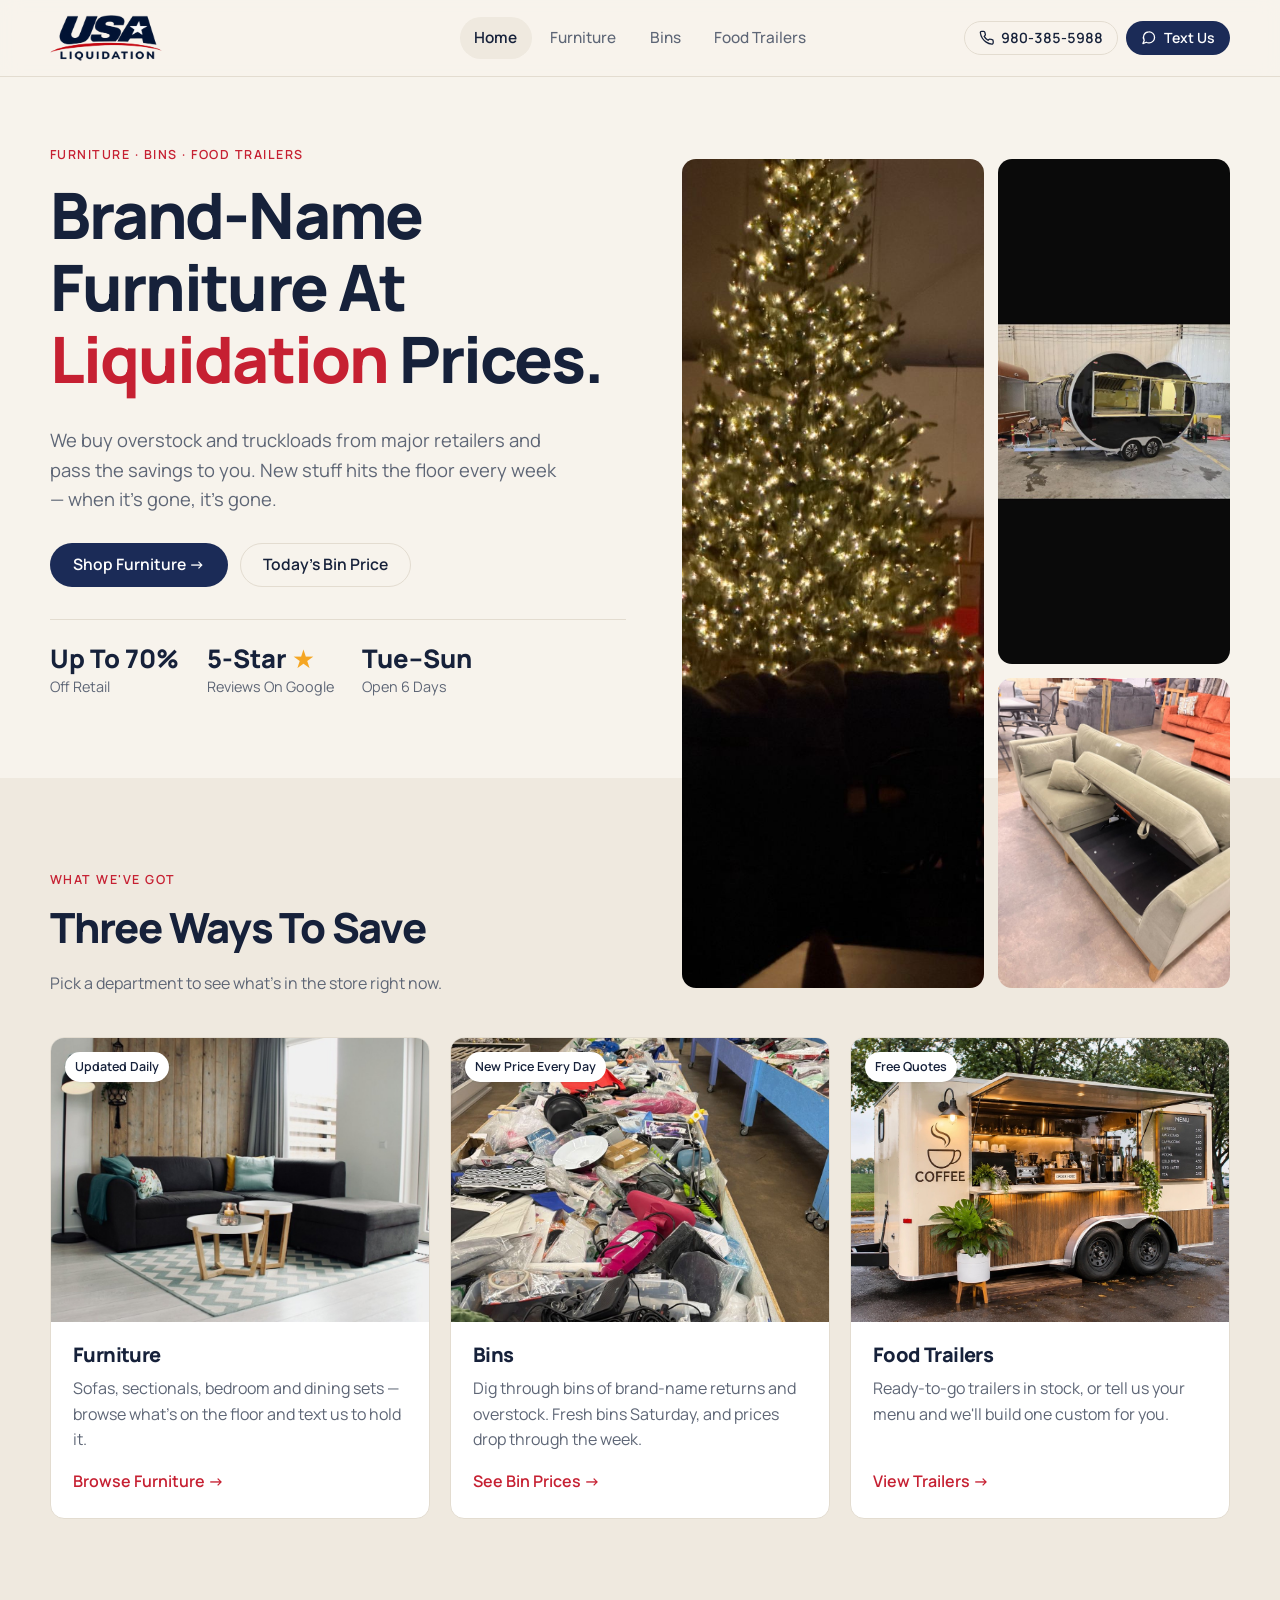
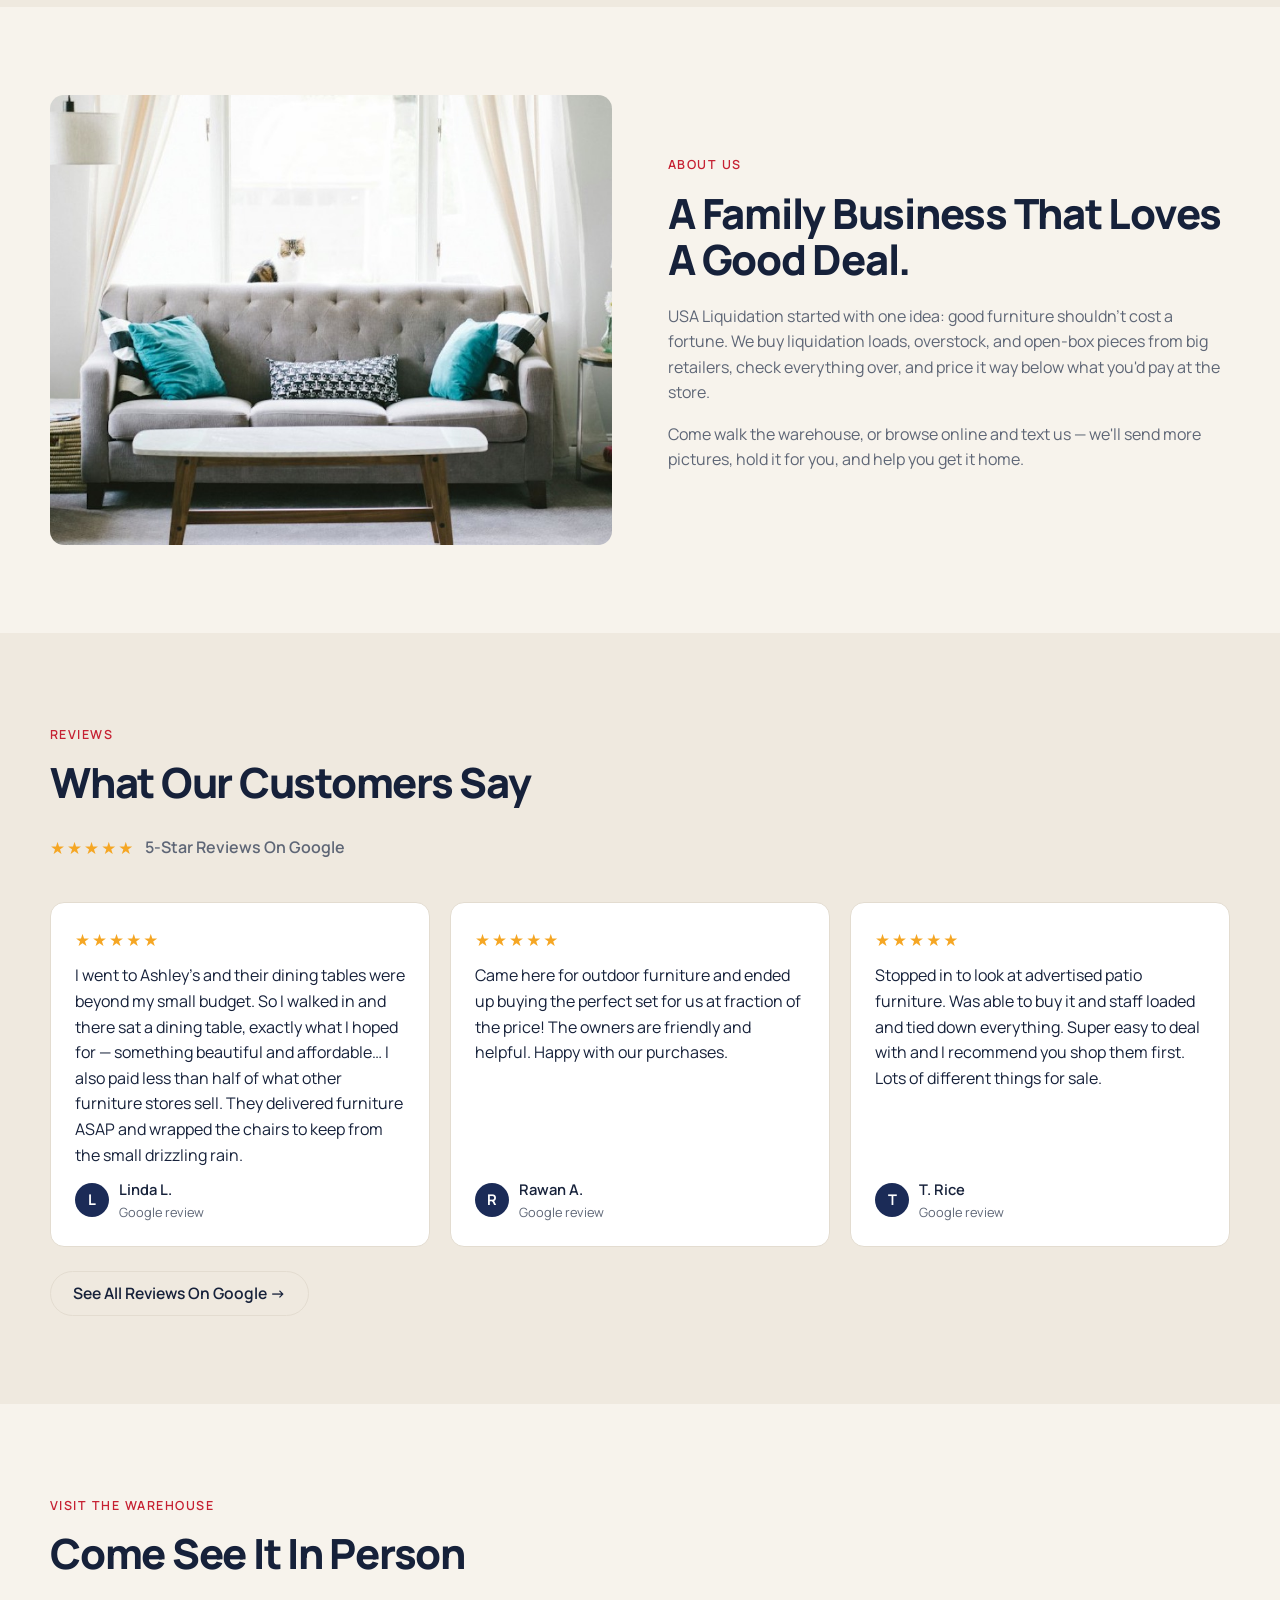
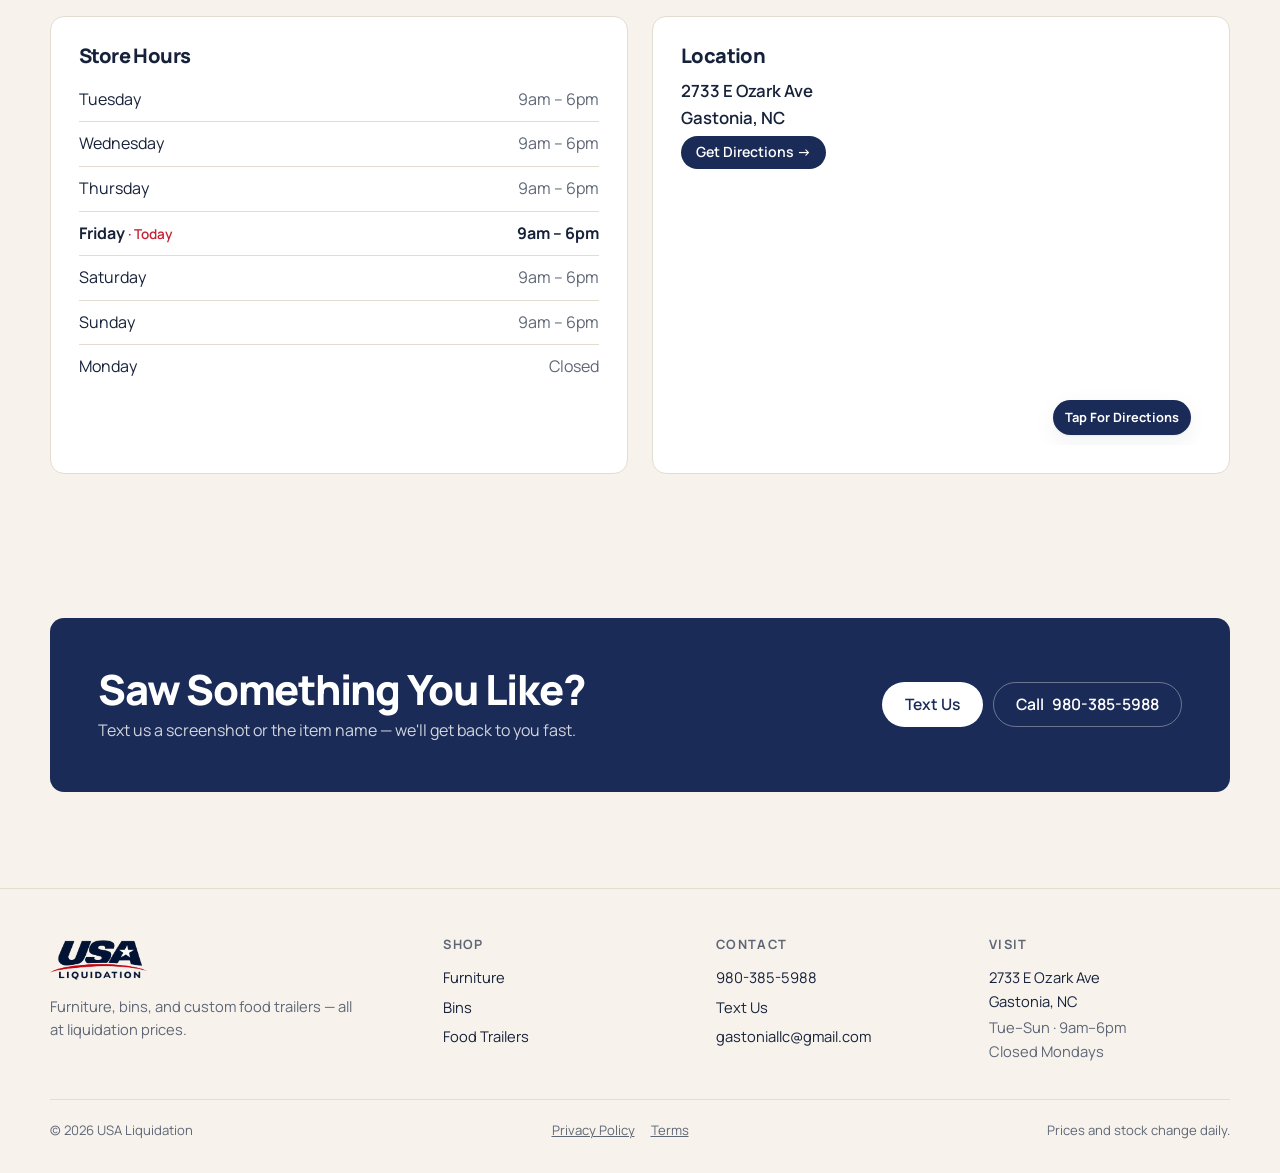
<file: index.html>
<!doctype html>
<html lang="en" data-style="showroom">
<head>
<meta charset="utf-8" />
<meta name="viewport" content="width=device-width, initial-scale=1" />
<title>USA Liquidation — Furniture, Bins & Food Trailers in Gastonia, NC</title>
<meta name="description" content="USA Liquidation in Gastonia, NC: brand-name furniture at liquidation prices, daily bin deals, and custom food trailers." />
<link rel="icon" href="images/logo-color.png" />
<link rel="preconnect" href="https://fonts.googleapis.com" />
<link rel="preconnect" href="https://fonts.gstatic.com" crossorigin />
<link href="https://fonts.googleapis.com/css2?family=Manrope:wght@400;500;600;700;800&display=swap" rel="stylesheet" />
<link rel="stylesheet" href="css/style.css?v=1130" />
</head>
<body data-page="home">
<div id="site-header"></div>

<main>
  <!-- HERO -->
  <section class="hero">
    <div class="wrap hero-grid">
      <div>
        <span class="eyebrow">Furniture · Bins · Food Trailers</span>
        <h1>Brand-Name Furniture At <span class="hl">Liquidation</span> Prices.</h1>
        <p class="lead">We buy overstock and truckloads from major retailers and pass the savings to you. New stuff hits the floor every week — when it's gone, it's gone.</p>
        <div class="hero-actions">
          <a class="btn btn-primary" href="furniture.html">Shop Furniture →</a>
          <a class="btn btn-ghost" href="bins.html">Today's Bin Price</a>
        </div>
        <div class="hero-facts">
          <div><strong>Up To 70%</strong>Off Retail</div>
          <div><strong>5-Star <span style="color:#F5A623">★</span></strong>Reviews On Google</div>
          <div><strong>Tue–Sun</strong>Open 6 Days</div>
        </div>
      </div>
      <!-- filled with the 3 newest available pieces from Notion (fallback photos below) -->
      <div class="collage" id="heroCollage">
        <div><img class="hc" src="images/temp/u11.jpg" alt="Living room furniture" /></div>
        <img class="hc" src="images/temp/u8.jpg" alt="Leather sofa" />
        <img class="hc" src="images/temp/u9.jpg" alt="Dining set" />
      </div>
    </div>
  </section>

  <!-- DEPARTMENTS -->
  <section class="section section-alt">
    <div class="wrap">
      <div class="section-head">
        <span class="eyebrow">What We've Got</span>
        <h2>Three Ways To Save</h2>
        <p class="muted">Pick a department to see what's in the store right now.</p>
      </div>
      <div class="depts">
        <a class="dept" href="furniture.html">
          <span class="pill">Updated Daily</span>
          <img src="images/temp/u17.jpg" alt="Furniture" />
          <div class="body"><h3>Furniture</h3><p>Sofas, sectionals, bedroom and dining sets — browse what's on the floor and text us to hold it.</p><span class="go">Browse Furniture →</span></div>
        </a>
        <a class="dept" href="bins.html">
          <span class="pill">New Price Every Day</span>
          <img id="binsDeptImg" src="images/temp/u5.jpg" alt="Liquidation bins" />
          <div class="body"><h3>Bins</h3><p>Dig through bins of brand-name returns and overstock. Fresh bins Saturday, and prices drop through the week.</p><span class="go">See Bin Prices →</span></div>
        </a>
        <a class="dept" href="trailers.html">
          <span class="pill">Free Quotes</span>
          <img src="images/work-2.jpg" alt="Food trailer" />
          <div class="body"><h3>Food Trailers</h3><p>Ready-to-go trailers in stock, or tell us your menu and we'll build one custom for you.</p><span class="go">View Trailers →</span></div>
        </a>
      </div>
    </div>
  </section>

  <!-- ABOUT -->
  <section class="section" id="about">
    <div class="wrap about">
      <!-- TODO: family photo -->
      <img src="images/temp/u6.jpg" alt="Furniture at USA Liquidation" />
      <div>
        <span class="eyebrow">About Us</span>
        <h2>A Family Business That Loves A Good Deal.</h2>
        <p class="muted">USA Liquidation started with one idea: good furniture shouldn't cost a fortune. We buy liquidation loads, overstock, and open-box pieces from big retailers, check everything over, and price it way below what you'd pay at the store.</p>
        <p class="muted">Come walk the warehouse, or browse online and text us — we'll send more pictures, hold it for you, and help you get it home.</p>
      </div>
    </div>
  </section>

  <!-- REVIEWS -->
  <section class="section section-alt">
    <div class="wrap">
      <div class="section-head">
        <span class="eyebrow">Reviews</span>
        <h2>What Our Customers Say</h2>
        <div class="g-score"><span class="stars">★★★★★</span><span class="muted">5-Star Reviews On Google</span></div>
      </div>
      <div class="reviews" id="reviews"></div>
      <div style="margin-top:24px"><a class="btn btn-ghost" id="gLink" target="_blank" rel="noopener">See All Reviews On Google →</a></div>
    </div>
  </section>

  <!-- VISIT -->
  <section class="section">
    <div class="wrap">
      <div class="section-head">
        <span class="eyebrow">Visit The Warehouse</span>
        <h2>Come See It In Person</h2>
      </div>
      <div class="visit">
        <div class="card">
          <h3>Store Hours</h3>
          <table class="hours" data-hours></table>
        </div>
        <div class="card">
          <h3>Location</h3>
          <p class="addr" data-address></p>
          <a class="btn btn-primary btn-sm" data-maps target="_blank" rel="noopener">Get Directions →</a>
          <a class="map-link" data-maps target="_blank" rel="noopener" aria-label="Get directions to USA Liquidation"><iframe class="map-embed" data-map title="Map to USA Liquidation" loading="lazy" tabindex="-1"></iframe><span class="map-tap">Tap For Directions</span></a>
        </div>
      </div>
    </div>
  </section>

  <section class="section tight">
    <div class="wrap">
      <div class="cta-band">
        <div><h2>Saw Something You Like?</h2><p>Text us a screenshot or the item name — we'll get back to you fast.</p></div>
        <div style="display:flex;gap:10px;flex-wrap:wrap">
          <a class="btn btn-primary" data-sms="Hi USA Liquidation! I'm interested in something I saw on your website.">Text Us</a>
          <a class="btn btn-ghost" data-tel>Call <span data-phone-text></span></a>
        </div>
      </div>
    </div>
  </section>
</main>

<div id="site-footer"></div>
<script src="js/site.js?v=1130"></script>
<script>
  // Hero: newest 3 available furniture pieces (Notion order = newest first). Tap one to open it.
  fetch("data/furniture.json?t=" + Date.now()).then(r => r.json()).then(d => {
    const items = (d.items || []).filter(i => (i.status || "Available") === "Available" && i.photos && i.photos.length);
    items.sort((a, b) => new Date(b.added) - new Date(a.added));
    document.querySelectorAll("#heroCollage .hc").forEach((img, n) => {
      const it = items[n]; if (!it) return;
      img.src = it.photos[0]; img.alt = it.name; img.style.cursor = "pointer";
      img.onclick = () => { location.href = "furniture.html#item=" + it.id; };
    });
  }).catch(() => {});
  // Bins card: today's bins photo from Notion
  fetch("data/bins.json?t=" + Date.now()).then(r => r.json()).then(b => {
    if (b.photo) document.getElementById("binsDeptImg").src = b.photo;
  }).catch(() => {});
  fetch("data/reviews.json").then(r => r.json()).then(d => {
    document.getElementById("gLink").href = d.google_url;
    document.getElementById("reviews").innerHTML = d.reviews.slice(0, 3).map(r => `
      <div class="review"><span class="stars">${"★".repeat(r.stars)}</span><p>${r.text}</p>
      <div class="who"><span class="av">${r.name[0]}</span><span>${r.name}<small>${r.when}</small></span></div></div>`).join("");
  }).catch(() => {});
</script>
</body>
</html>
</file>
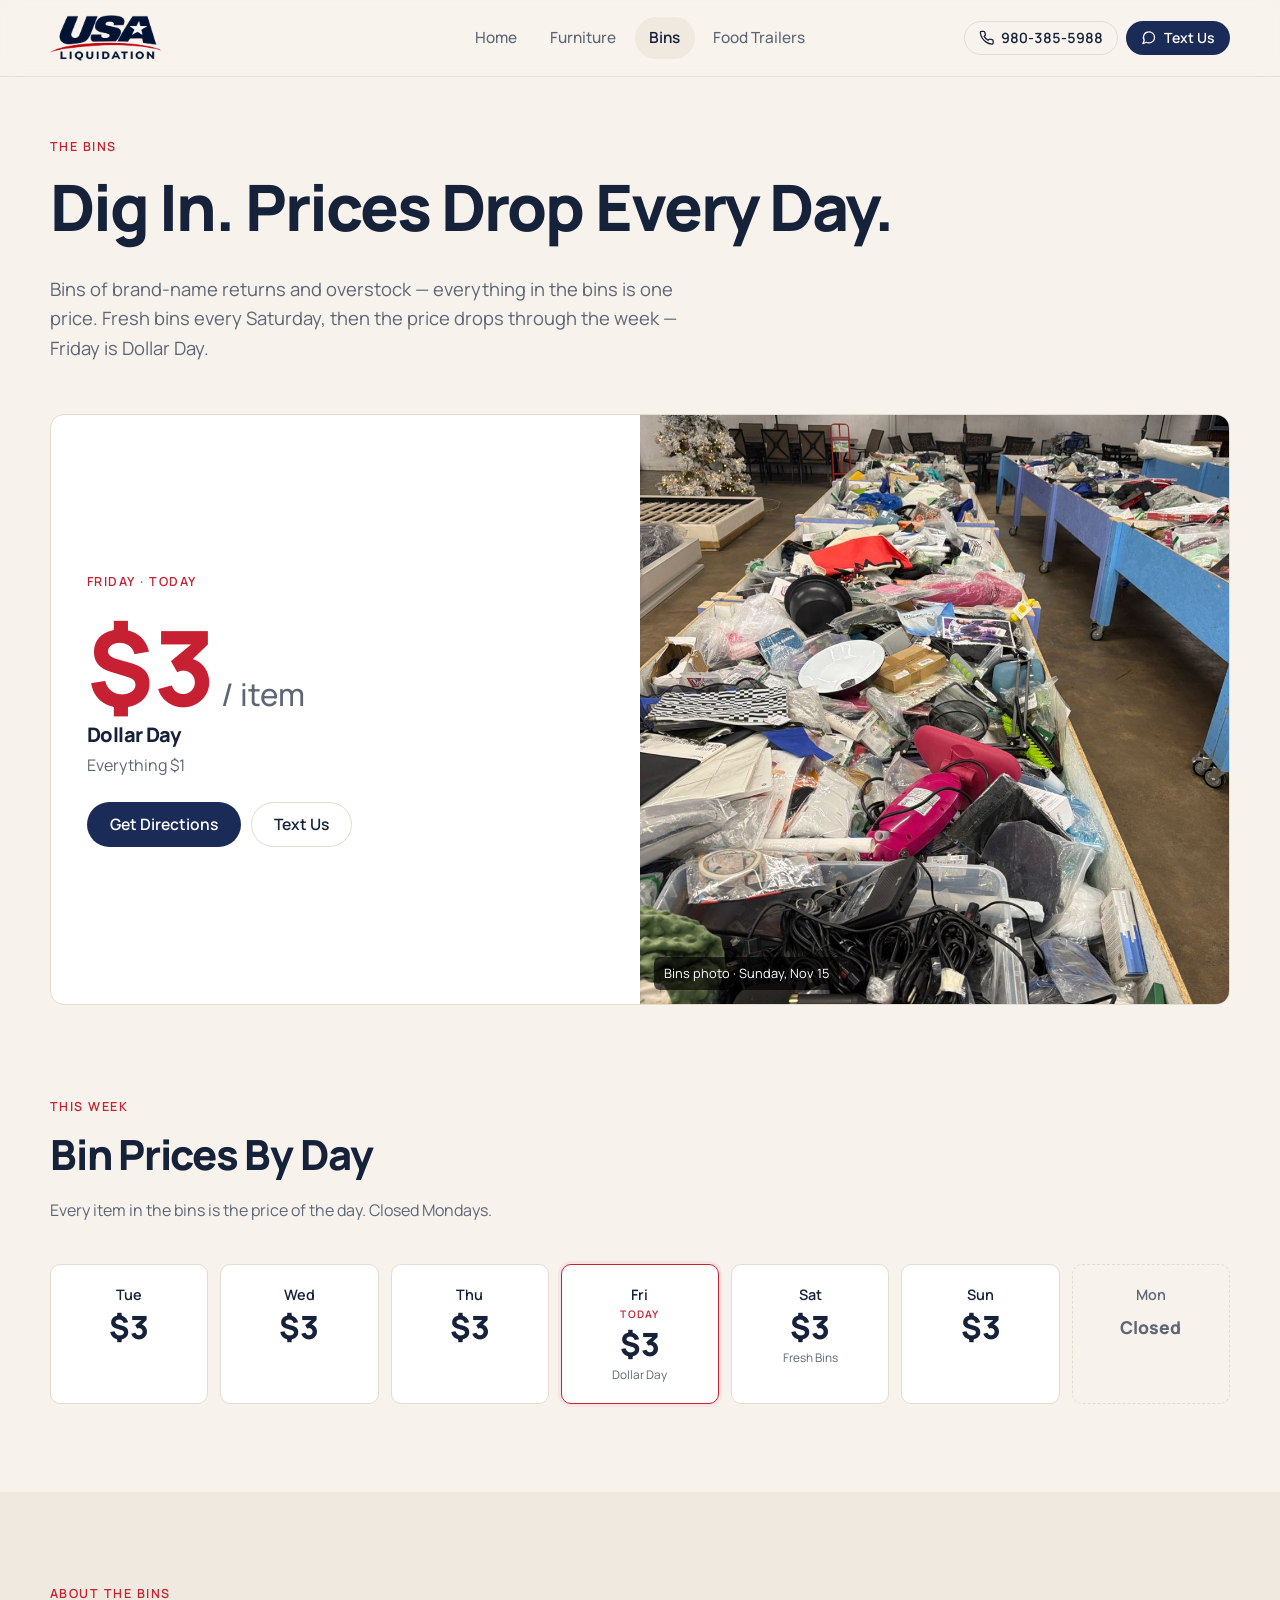
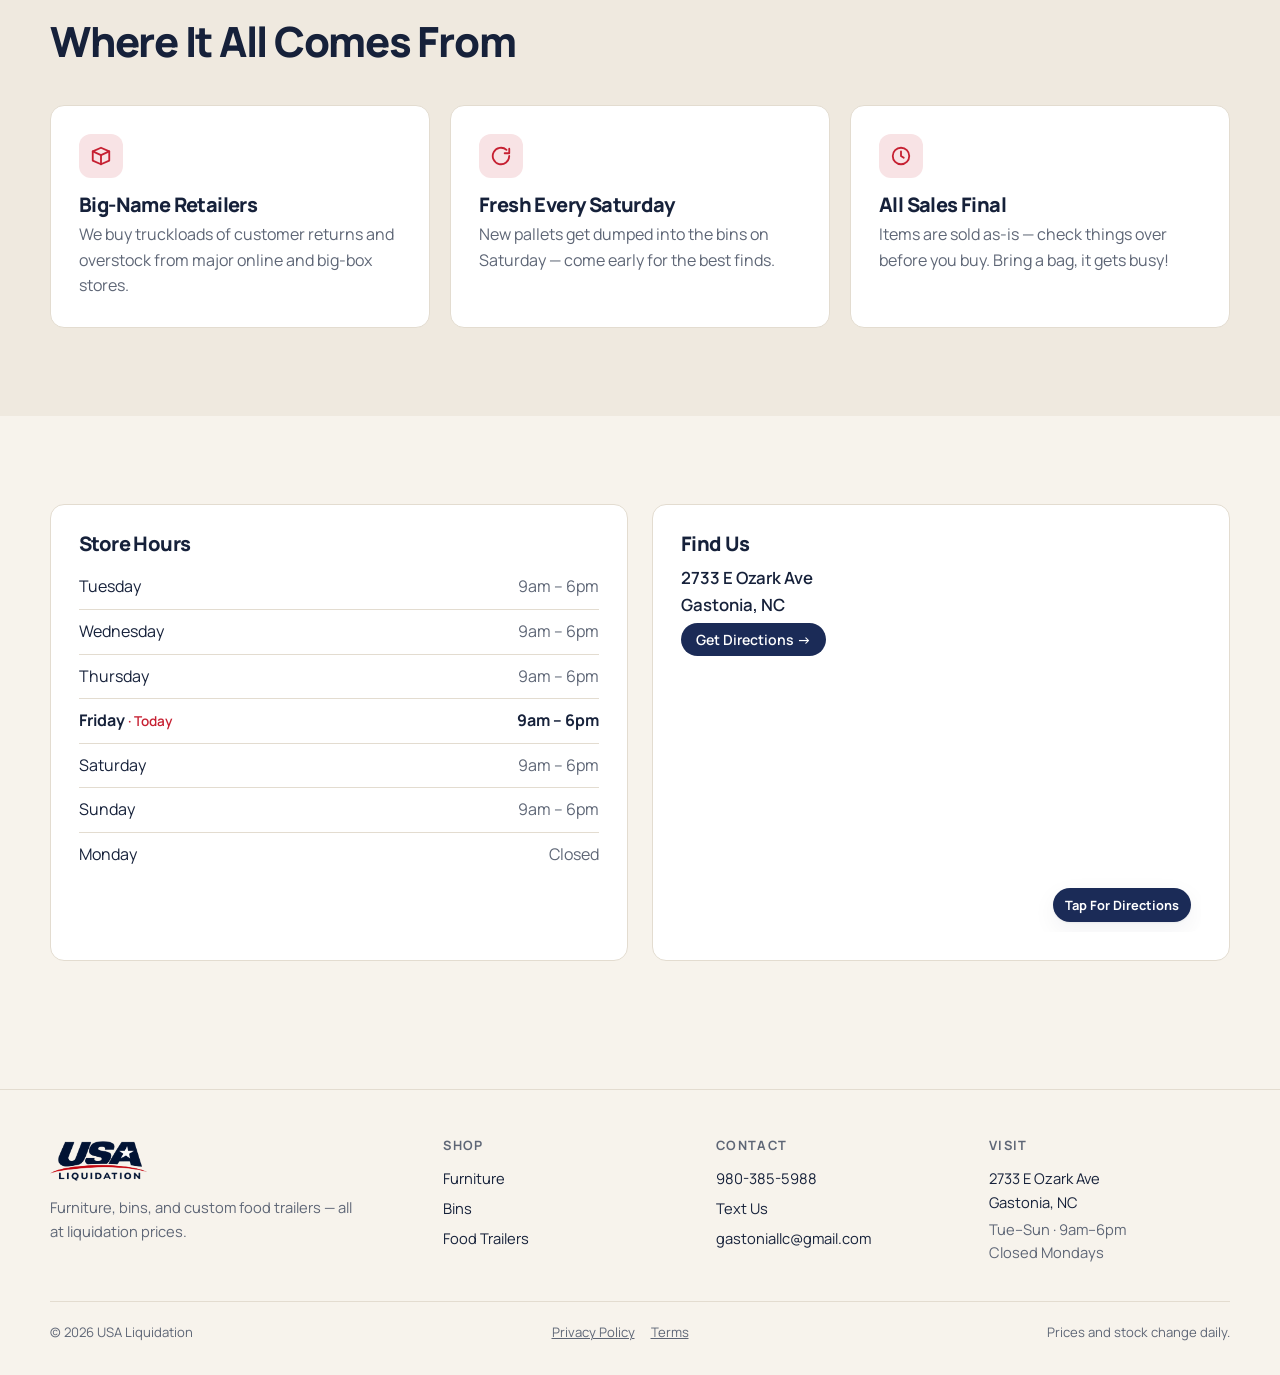
<file: bins.html>
<!doctype html>
<html lang="en" data-style="showroom">
<head>
<meta charset="utf-8" />
<meta name="viewport" content="width=device-width, initial-scale=1" />
<title>Bins — USA Liquidation</title>
<link rel="icon" href="images/logo-color.png" />
<link rel="preconnect" href="https://fonts.googleapis.com" />
<link rel="preconnect" href="https://fonts.gstatic.com" crossorigin />
<link href="https://fonts.googleapis.com/css2?family=Manrope:wght@400;500;600;700;800&display=swap" rel="stylesheet" />
<link rel="stylesheet" href="css/style.css?v=1130" />
</head>
<body data-page="bins">
<div id="site-header"></div>

<main>
  <section class="page-head">
    <div class="wrap">
      <span class="eyebrow">The Bins</span>
      <h1>Dig In. Prices Drop Every Day.</h1>
      <p class="lead">Bins of brand-name returns and overstock — everything in the bins is one price. Fresh bins every Saturday, then the price drops through the week — Friday is Dollar Day.</p>
    </div>
  </section>

  <section class="wrap">
    <div class="today-card">
      <div class="t-left">
        <span class="eyebrow" id="tDay"></span>
        <div class="big-price" id="tPrice"></div>
        <h3 id="tLabel" style="margin:0 0 6px"></h3>
        <p class="muted" id="tNote"></p>
        <div style="display:flex;gap:10px;flex-wrap:wrap;margin-top:8px">
          <a class="btn btn-primary" data-maps target="_blank" rel="noopener">Get Directions</a>
          <a class="btn btn-ghost" data-sms="Hi! Question about the bins:">Text Us</a>
        </div>
      </div>
      <div class="photo">
        <img id="tPhoto" alt="What's in the bins today" />
        <span class="cap" id="tCap"></span>
      </div>
    </div>
  </section>

  <section class="section">
    <div class="wrap">
      <div class="section-head">
        <span class="eyebrow">This week</span>
        <h2>Bin Prices By Day</h2>
        <p class="muted">Every item in the bins is the price of the day. Closed Mondays.</p>
      </div>
      <div class="week" id="week"></div>
    </div>
  </section>

  <section class="section section-alt">
    <div class="wrap">
      <div class="section-head">
        <span class="eyebrow">About the bins</span>
        <h2>Where It All Comes From</h2>
      </div>
      <div class="info-cards">
        <div class="card">
          <div class="icon"><svg viewBox="0 0 24 24" fill="none" stroke="currentColor" stroke-width="2" stroke-linecap="round" stroke-linejoin="round"><path d="M3 7l9-4 9 4-9 4-9-4z"/><path d="M3 7v10l9 4 9-4V7"/><path d="M12 11v10"/></svg></div>
          <h3>Big-Name Retailers</h3>
          <p>We buy truckloads of customer returns and overstock from major online and big-box stores.</p>
        </div>
        <div class="card">
          <div class="icon"><svg viewBox="0 0 24 24" fill="none" stroke="currentColor" stroke-width="2" stroke-linecap="round" stroke-linejoin="round"><path d="M21 12a9 9 0 1 1-3-6.7"/><path d="M21 4v5h-5"/></svg></div>
          <h3>Fresh Every Saturday</h3>
          <p>New pallets get dumped into the bins on Saturday — come early for the best finds.</p>
        </div>
        <div class="card">
          <div class="icon"><svg viewBox="0 0 24 24" fill="none" stroke="currentColor" stroke-width="2" stroke-linecap="round" stroke-linejoin="round"><circle cx="12" cy="12" r="9"/><path d="M12 7v5l3 2"/></svg></div>
          <h3>All Sales Final</h3>
          <p>Items are sold as-is — check things over before you buy. Bring a bag, it gets busy!</p>
        </div>
      </div>
    </div>
  </section>

  <section class="section">
    <div class="wrap visit">
      <div class="card"><h3>Store Hours</h3><table class="hours" data-hours></table></div>
      <div class="card"><h3>Find Us</h3><p class="addr" data-address></p><a class="btn btn-primary btn-sm" data-maps target="_blank" rel="noopener">Get Directions →</a><a class="map-link" data-maps target="_blank" rel="noopener" aria-label="Get directions to USA Liquidation"><iframe class="map-embed" data-map title="Map to USA Liquidation" loading="lazy" tabindex="-1"></iframe><span class="map-tap">Tap For Directions</span></a></div>
    </div>
  </section>
</main>

<div id="site-footer"></div>
<script src="js/site.js?v=1130"></script>
<script>
const WEEK = ["Tuesday", "Wednesday", "Thursday", "Friday", "Saturday", "Sunday", "Monday"];
fetch("data/bins.json", { cache: "no-store" }).then(r => r.json()).then(b => {
  const t = b.prices[TODAY];
  document.getElementById("tDay").textContent = TODAY + " · Today";
  if (t) {
    document.getElementById("tPrice").innerHTML = "$" + t.price + "<small> / item</small>";
    document.getElementById("tLabel").textContent = t.label || "Today's Bin Price";
    document.getElementById("tNote").textContent = t.note || "Everything in the bins, one price.";
  } else {
    document.getElementById("tPrice").textContent = "Closed";
    document.getElementById("tLabel").textContent = "Closed On Mondays";
    document.getElementById("tNote").textContent = "See you tomorrow — bins are $" + b.prices.Tuesday.price + " on Tuesday.";
  }
  document.getElementById("tPhoto").src = b.photo;
  const upd = new Date(b.photo_updated + "T12:00");
  document.getElementById("tCap").textContent = b.photo_caption || ("Bins photo · " + upd.toLocaleDateString(undefined, { weekday: "long", month: "short", day: "numeric" }));
  document.getElementById("week").innerHTML = WEEK.map(d => {
    const p = b.prices[d];
    if (!p) return `<div class="day closed ${d === TODAY ? "today" : ""}"><span class="d">${d.slice(0, 3)}</span><span class="p">Closed</span><span class="l"></span></div>`;
    return `<div class="day ${d === TODAY ? "today" : ""}"><span class="d">${d.slice(0, 3)}</span><span class="p">$${p.price}</span><span class="l">${p.label}</span></div>`;
  }).join("");
});
</script>
</body>
</html>
</file>
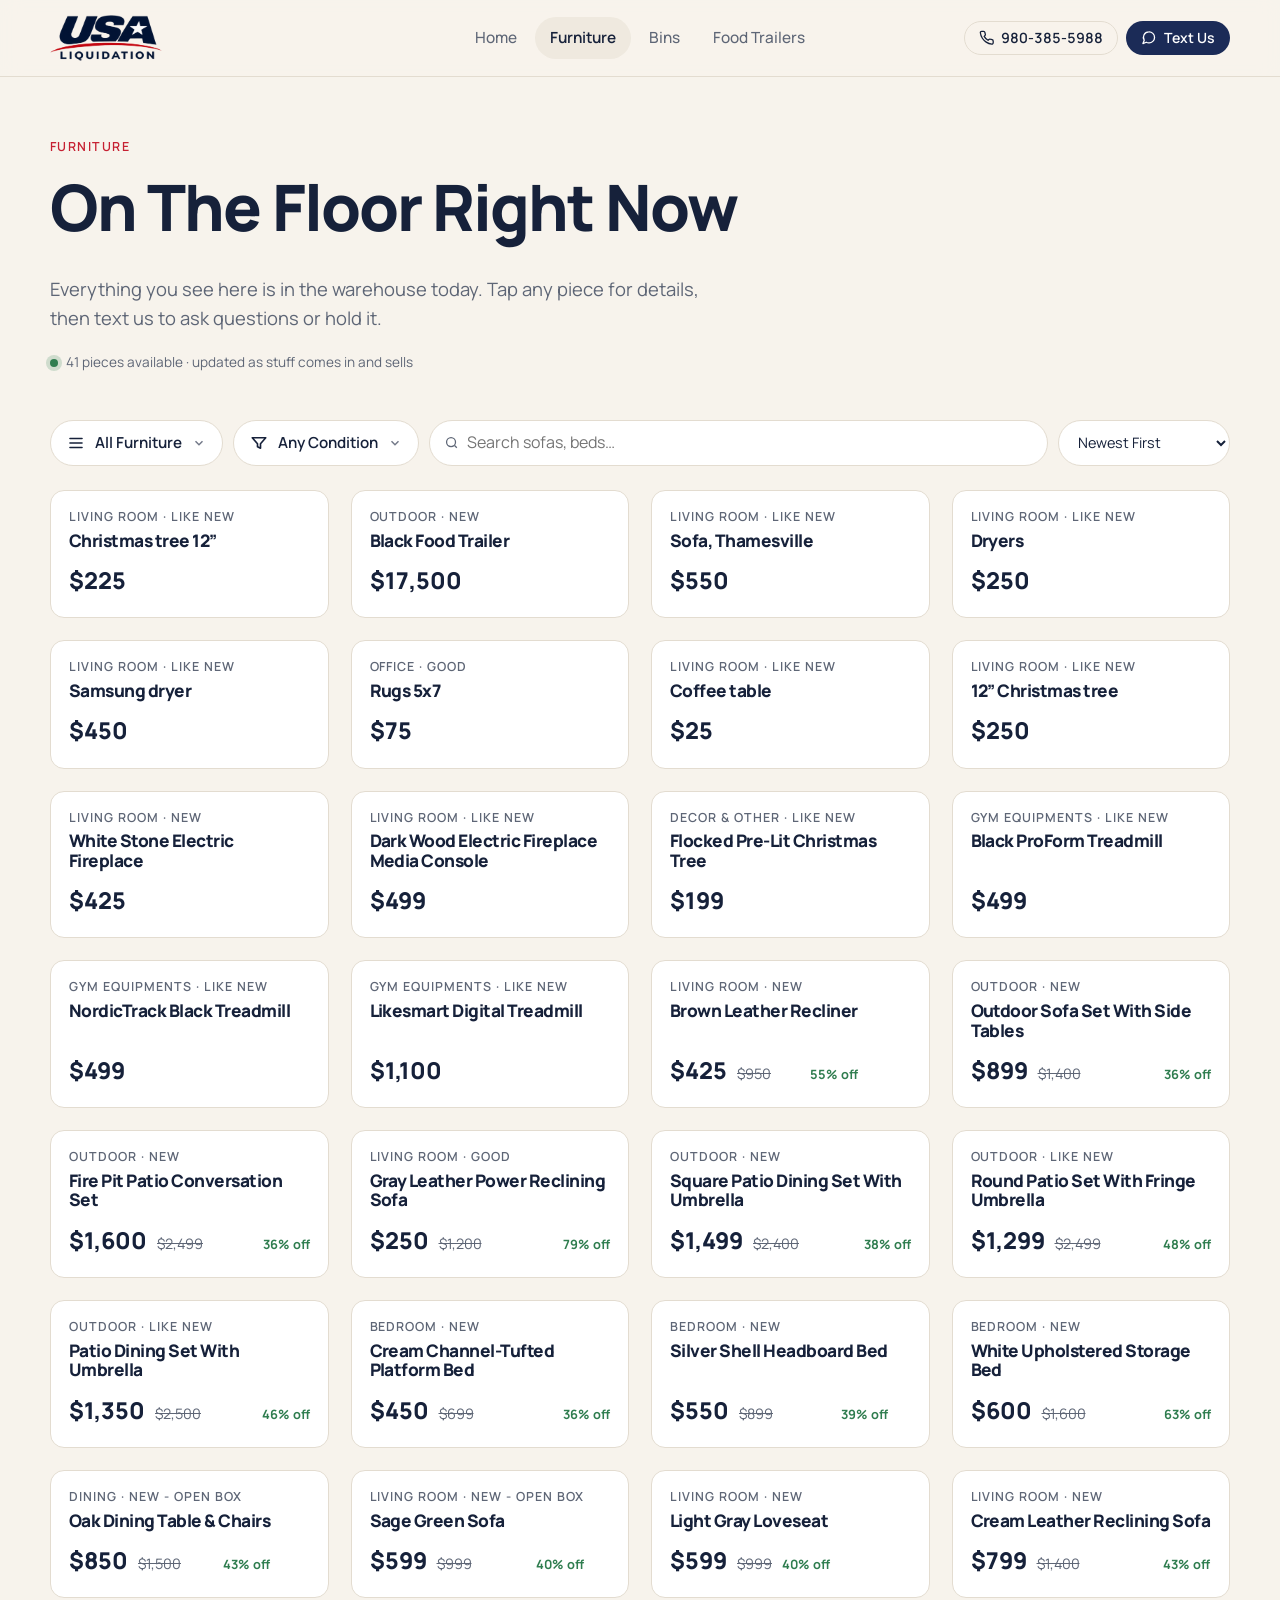
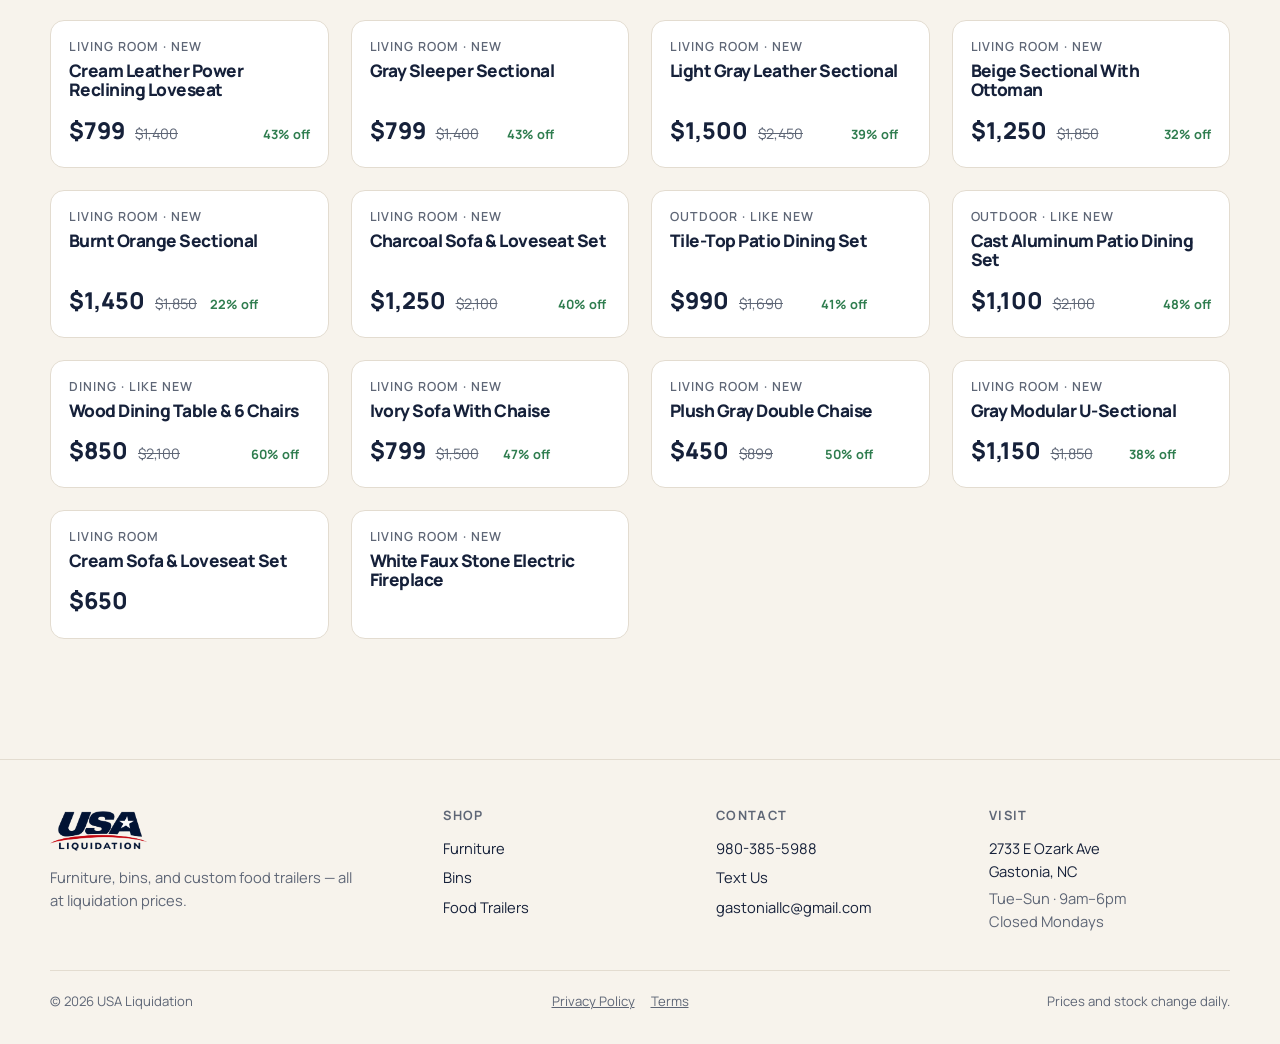
<file: furniture.html>
<!doctype html>
<html lang="en" data-style="showroom">
<head>
<meta charset="utf-8" />
<meta name="viewport" content="width=device-width, initial-scale=1" />
<title>Furniture — USA Liquidation</title>
<link rel="icon" href="images/logo-color.png" />
<link rel="preconnect" href="https://fonts.googleapis.com" />
<link rel="preconnect" href="https://fonts.gstatic.com" crossorigin />
<link href="https://fonts.googleapis.com/css2?family=Manrope:wght@400;500;600;700;800&display=swap" rel="stylesheet" />
<link rel="stylesheet" href="css/style.css?v=1130" />
</head>
<body data-page="furniture">
<div id="site-header"></div>

<main>
  <section class="page-head" id="listHead">
    <div class="wrap">
      <span class="eyebrow">Furniture</span>
      <h1>On The Floor Right Now</h1>
      <p class="lead">Everything you see here is in the warehouse today. Tap any piece for details, then text us to ask questions or hold it.</p>
      <p class="live-note"><span class="dot"></span><span id="liveNote">Loading inventory…</span></p>
    </div>
  </section>

  <section class="wrap" style="padding-bottom:80px" id="listView">
    <div class="toolbar2">
      <div class="dd" id="dd">
        <button class="dd-btn" id="ddBtn" aria-haspopup="true" aria-expanded="false">
          <svg viewBox="0 0 24 24" fill="none" stroke="currentColor" stroke-width="2.2" stroke-linecap="round"><path d="M4 6h16M4 12h16M4 18h16"/></svg>
          <span id="ddLabel">All Furniture</span>
          <svg class="caret" viewBox="0 0 24 24" fill="none" stroke="currentColor" stroke-width="2.5"><path d="M6 9l6 6 6-6"/></svg>
        </button>
        <div class="dd-menu" id="cats" role="menu"></div>
      </div>
      <div class="dd" id="dd2">
        <button class="dd-btn" id="ddBtn2" aria-haspopup="true" aria-expanded="false">
          <svg viewBox="0 0 24 24" fill="none" stroke="currentColor" stroke-width="2.2" stroke-linecap="round" stroke-linejoin="round"><path d="M3 5h18l-7 8v6l-4-2v-4z"/></svg>
          <span id="ddLabel2">Any Condition</span>
          <svg class="caret" viewBox="0 0 24 24" fill="none" stroke="currentColor" stroke-width="2.5"><path d="M6 9l6 6 6-6"/></svg>
        </button>
        <div class="dd-menu" id="conds" role="menu"></div>
      </div>
      <label class="search"><svg viewBox="0 0 24 24" fill="none" stroke="currentColor" stroke-width="2"><circle cx="11" cy="11" r="7"/><path d="M20 20l-3.5-3.5"/></svg><input id="q" type="search" placeholder="Search sofas, beds…" /></label>
      <select class="sort" id="sort" aria-label="Sort">
        <option value="new">Newest First</option>
        <option value="low">Price: Low To High</option>
        <option value="high">Price: High To Low</option>
      </select>
    </div>
    <div class="grid" id="grid"></div>
    <p class="empty" id="empty" hidden>Nothing matches that. Text us — we may have it in the back!</p>
  </section>
  <!-- phone: full product page (shown instead of the popup) -->
  <section class="wrap pdp" id="pdp" hidden></section>
</main>

<div class="modal" id="modal" aria-hidden="true">
  <div class="modal-box" role="dialog" aria-modal="true">
    <button class="modal-close" aria-label="Close">×</button>
    <div class="m-gallery"><img id="mImg" alt="" /><div class="m-thumbs" id="mThumbs"></div></div>
    <div class="m-body">
      <span class="eyebrow" id="mCat" style="margin:0"></span>
      <h2 id="mName" style="margin:0"></h2>
      <div class="price-row" style="padding-top:2px"><span class="price" id="mPrice"></span><span class="retail" id="mRetail"></span></div>
      <p class="muted" id="mDesc" style="margin:10px 0 0"></p>
      <ul class="specs" id="mSpecs"></ul>
      <div class="m-actions">
        <a class="btn btn-accent" id="mText">Text Us About This</a>
        <a class="btn btn-ghost" data-tel>Call Us</a>
        <small>We'll answer questions, send more photos, or hold it for you.</small>
      </div>
    </div>
  </div>
</div>

<div id="site-footer"></div>
<script src="js/site.js?v=1130"></script>
<script src="js/furniture.js?v=1130"></script>
</body>
</html>
</file>
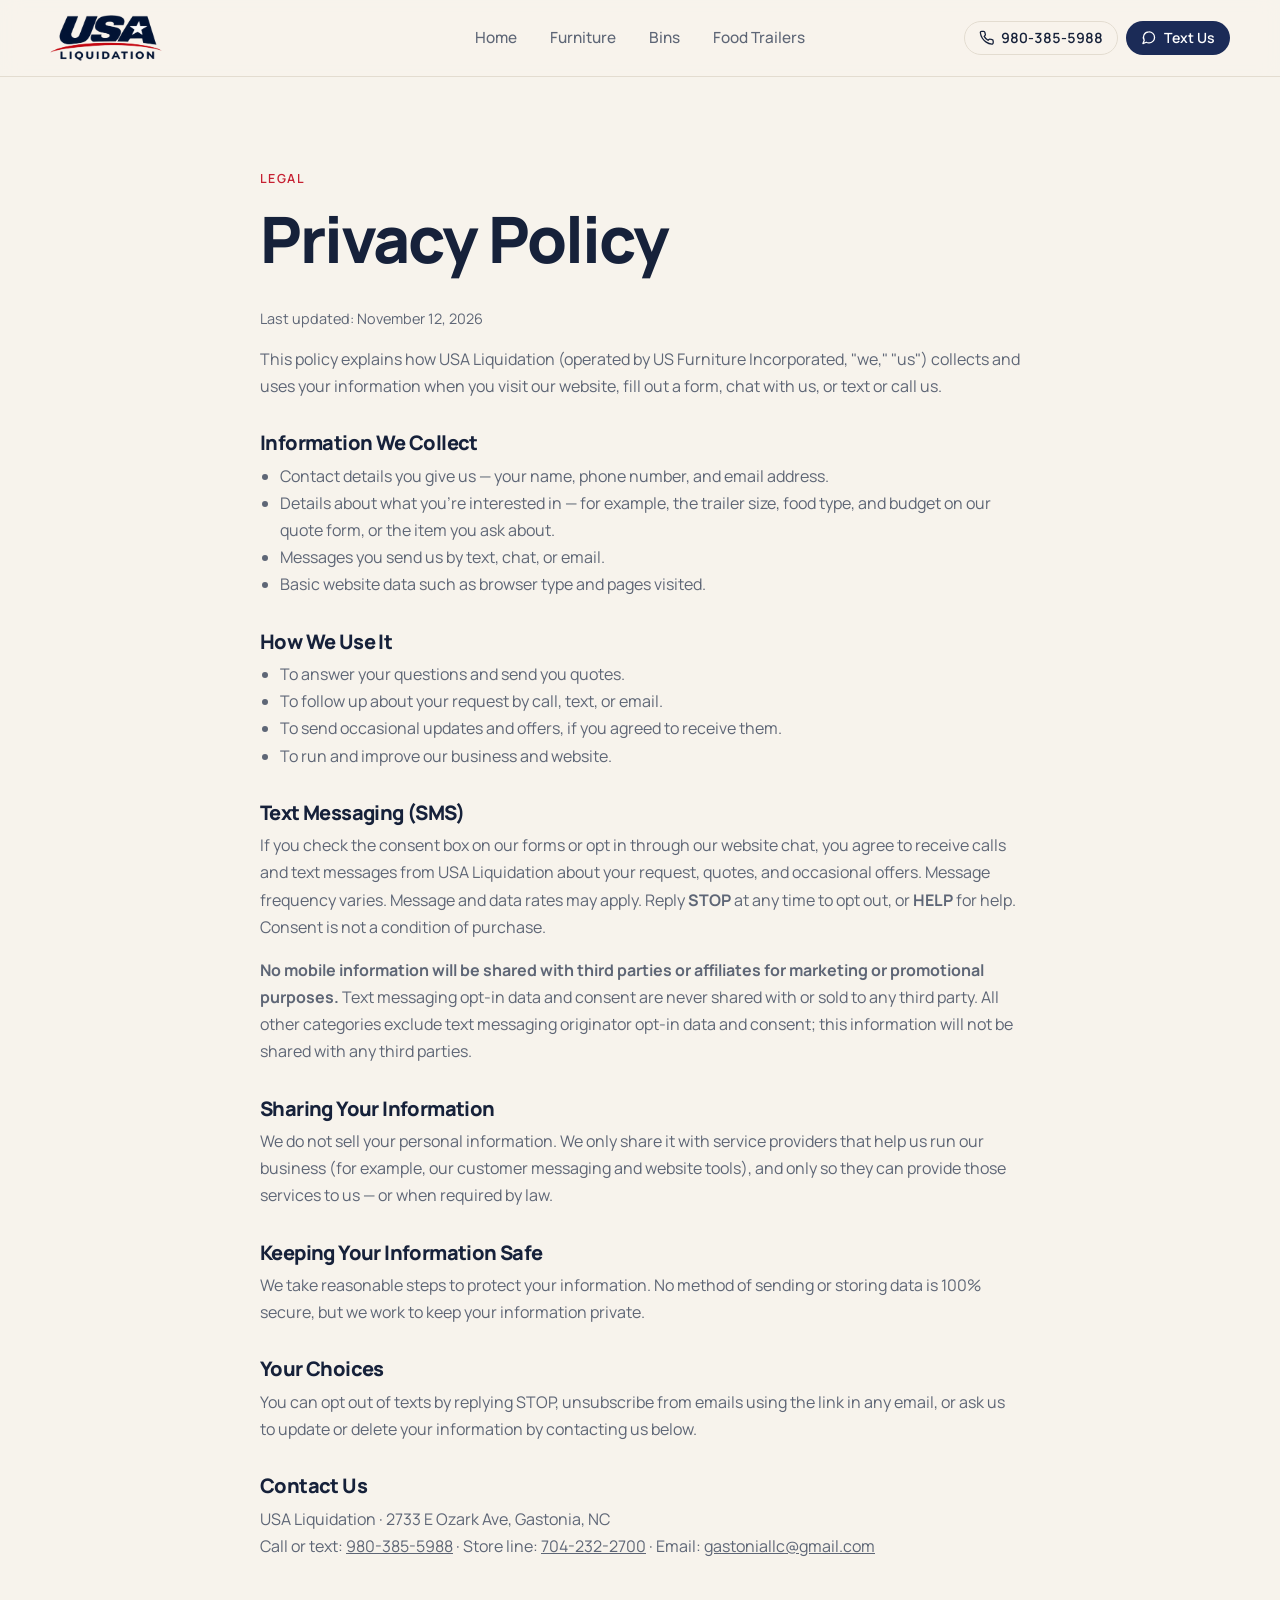
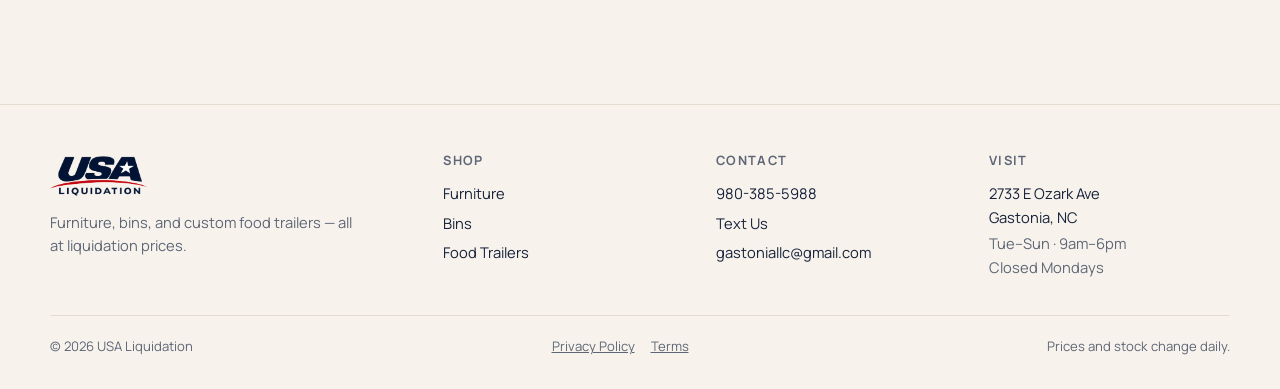
<file: privacy.html>
<!doctype html>
<html lang="en" data-style="showroom">
<head>
<meta charset="utf-8" />
<meta name="viewport" content="width=device-width, initial-scale=1" />
<title>Privacy Policy — USA Liquidation</title>
<meta name="description" content="How USA Liquidation collects and uses your information, including text messaging." />
<link rel="icon" href="images/logo-color.png" />
<link rel="preconnect" href="https://fonts.googleapis.com" />
<link rel="preconnect" href="https://fonts.gstatic.com" crossorigin />
<link href="https://fonts.googleapis.com/css2?family=Manrope:wght@400;500;600;700;800&display=swap" rel="stylesheet" />
<link rel="stylesheet" href="css/style.css?v=1130" />
</head>
<body data-page="legal">
<div id="site-header"></div>
<main>
  <section class="section">
    <div class="wrap legal">
      <span class="eyebrow">Legal</span>
      <h1>Privacy Policy</h1>
      <p class="updated muted">Last updated: November 12, 2026</p>
      <p>This policy explains how USA Liquidation (operated by US Furniture Incorporated, "we," "us") collects and uses your information when you visit our website, fill out a form, chat with us, or text or call us.</p>

      <h2>Information We Collect</h2>
      <ul>
        <li>Contact details you give us — your name, phone number, and email address.</li>
        <li>Details about what you're interested in — for example, the trailer size, food type, and budget on our quote form, or the item you ask about.</li>
        <li>Messages you send us by text, chat, or email.</li>
        <li>Basic website data such as browser type and pages visited.</li>
      </ul>

      <h2>How We Use It</h2>
      <ul>
        <li>To answer your questions and send you quotes.</li>
        <li>To follow up about your request by call, text, or email.</li>
        <li>To send occasional updates and offers, if you agreed to receive them.</li>
        <li>To run and improve our business and website.</li>
      </ul>

      <h2>Text Messaging (SMS)</h2>
      <p>If you check the consent box on our forms or opt in through our website chat, you agree to receive calls and text messages from USA Liquidation about your request, quotes, and occasional offers. Message frequency varies. Message and data rates may apply. Reply <strong>STOP</strong> at any time to opt out, or <strong>HELP</strong> for help. Consent is not a condition of purchase.</p>
      <p><strong>No mobile information will be shared with third parties or affiliates for marketing or promotional purposes.</strong> Text messaging opt-in data and consent are never shared with or sold to any third party. All other categories exclude text messaging originator opt-in data and consent; this information will not be shared with any third parties.</p>

      <h2>Sharing Your Information</h2>
      <p>We do not sell your personal information. We only share it with service providers that help us run our business (for example, our customer messaging and website tools), and only so they can provide those services to us — or when required by law.</p>

      <h2>Keeping Your Information Safe</h2>
      <p>We take reasonable steps to protect your information. No method of sending or storing data is 100% secure, but we work to keep your information private.</p>

      <h2>Your Choices</h2>
      <p>You can opt out of texts by replying STOP, unsubscribe from emails using the link in any email, or ask us to update or delete your information by contacting us below.</p>

      <h2>Contact Us</h2>
      <p>USA Liquidation · 2733 E Ozark Ave, Gastonia, NC<br/>Call or text: <a href="tel:+19803855988">980-385-5988</a> · Store line: <a href="tel:+17042322700">704-232-2700</a> · Email: <a href="mailto:gastoniallc@gmail.com">gastoniallc@gmail.com</a></p>
    </div>
  </section>
</main>
<div id="site-footer"></div>
<script src="js/site.js?v=1130"></script>
</body>
</html>
</file>
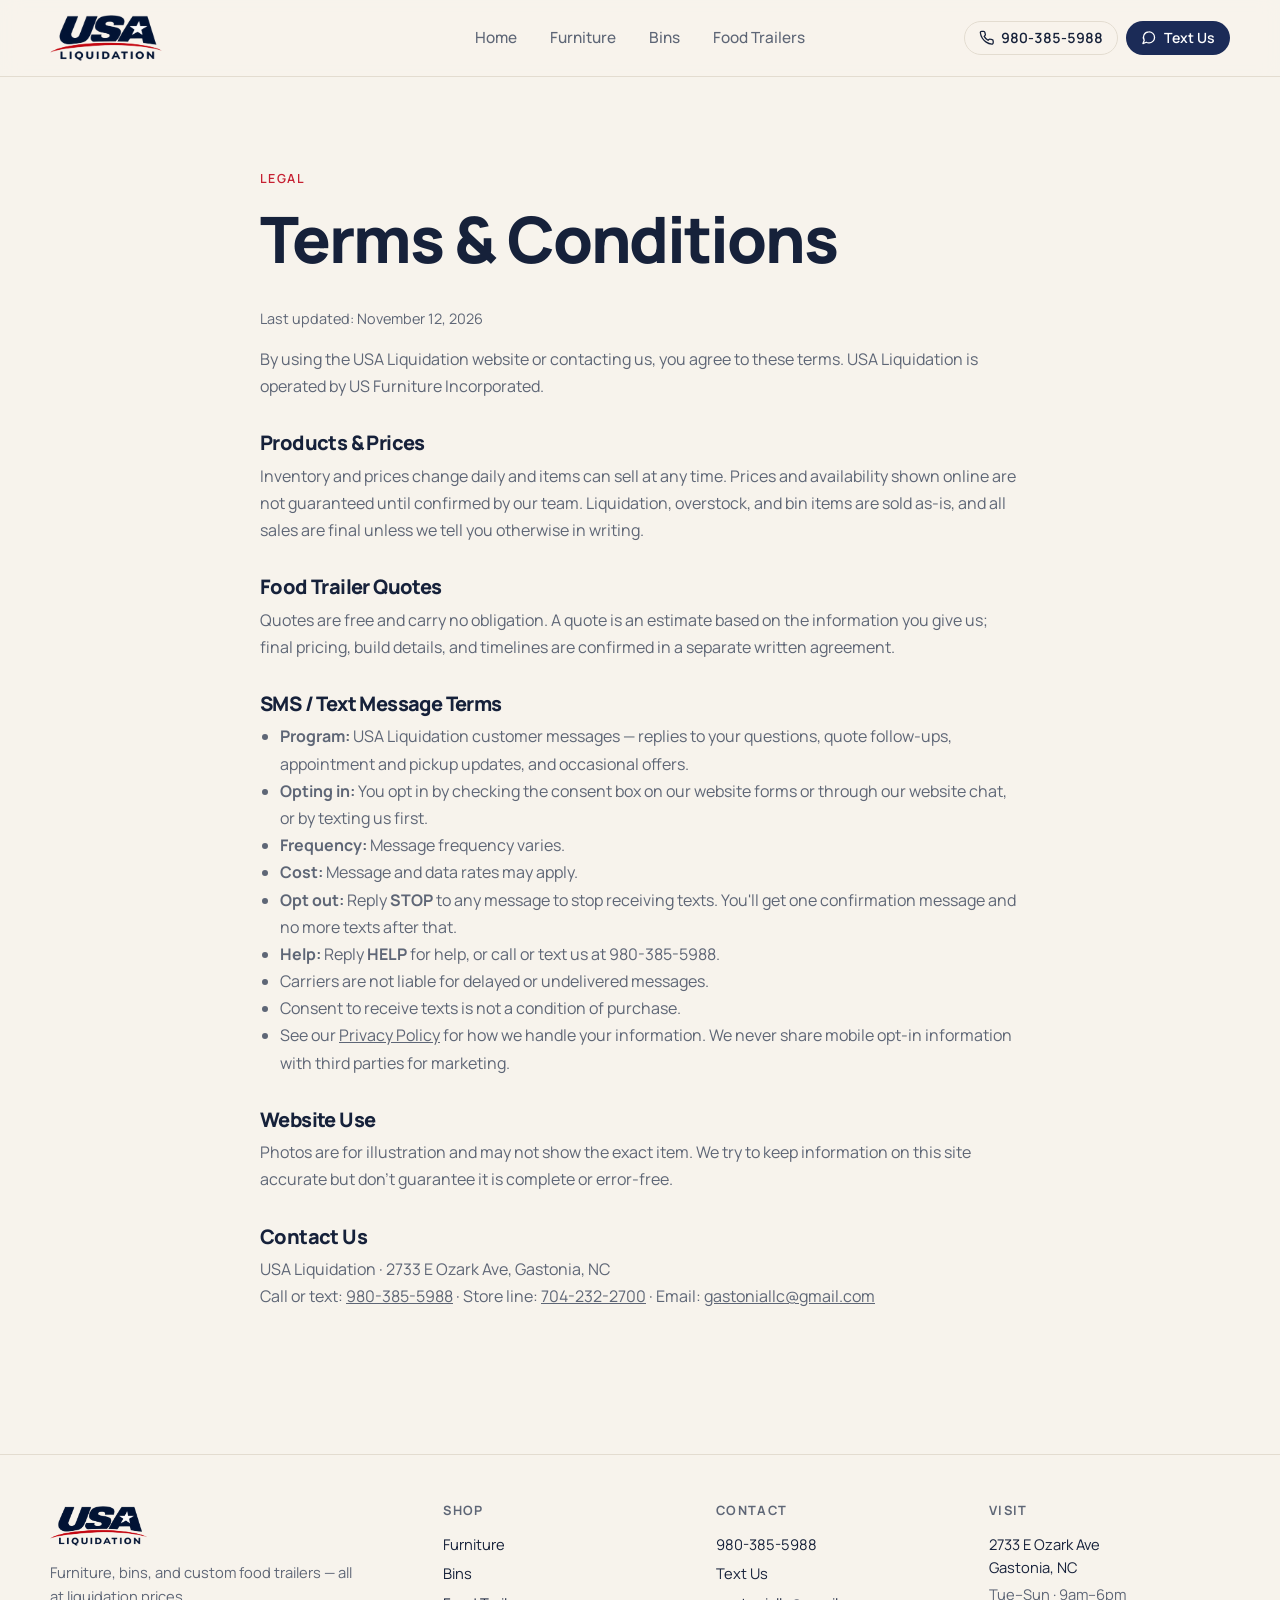
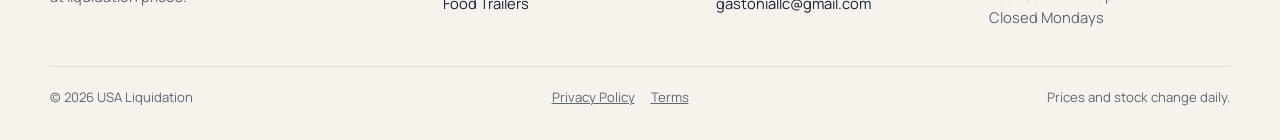
<file: terms.html>
<!doctype html>
<html lang="en" data-style="showroom">
<head>
<meta charset="utf-8" />
<meta name="viewport" content="width=device-width, initial-scale=1" />
<title>Terms & Conditions — USA Liquidation</title>
<meta name="description" content="Terms for using the USA Liquidation website, quotes, and text messaging." />
<link rel="icon" href="images/logo-color.png" />
<link rel="preconnect" href="https://fonts.googleapis.com" />
<link rel="preconnect" href="https://fonts.gstatic.com" crossorigin />
<link href="https://fonts.googleapis.com/css2?family=Manrope:wght@400;500;600;700;800&display=swap" rel="stylesheet" />
<link rel="stylesheet" href="css/style.css?v=1130" />
</head>
<body data-page="legal">
<div id="site-header"></div>
<main>
  <section class="section">
    <div class="wrap legal">
      <span class="eyebrow">Legal</span>
      <h1>Terms &amp; Conditions</h1>
      <p class="updated muted">Last updated: November 12, 2026</p>
      <p>By using the USA Liquidation website or contacting us, you agree to these terms. USA Liquidation is operated by US Furniture Incorporated.</p>

      <h2>Products &amp; Prices</h2>
      <p>Inventory and prices change daily and items can sell at any time. Prices and availability shown online are not guaranteed until confirmed by our team. Liquidation, overstock, and bin items are sold as-is, and all sales are final unless we tell you otherwise in writing.</p>

      <h2>Food Trailer Quotes</h2>
      <p>Quotes are free and carry no obligation. A quote is an estimate based on the information you give us; final pricing, build details, and timelines are confirmed in a separate written agreement.</p>

      <h2>SMS / Text Message Terms</h2>
      <ul>
        <li><strong>Program:</strong> USA Liquidation customer messages — replies to your questions, quote follow-ups, appointment and pickup updates, and occasional offers.</li>
        <li><strong>Opting in:</strong> You opt in by checking the consent box on our website forms or through our website chat, or by texting us first.</li>
        <li><strong>Frequency:</strong> Message frequency varies.</li>
        <li><strong>Cost:</strong> Message and data rates may apply.</li>
        <li><strong>Opt out:</strong> Reply <strong>STOP</strong> to any message to stop receiving texts. You'll get one confirmation message and no more texts after that.</li>
        <li><strong>Help:</strong> Reply <strong>HELP</strong> for help, or call or text us at 980-385-5988.</li>
        <li>Carriers are not liable for delayed or undelivered messages.</li>
        <li>Consent to receive texts is not a condition of purchase.</li>
        <li>See our <a href="privacy.html">Privacy Policy</a> for how we handle your information. We never share mobile opt-in information with third parties for marketing.</li>
      </ul>

      <h2>Website Use</h2>
      <p>Photos are for illustration and may not show the exact item. We try to keep information on this site accurate but don't guarantee it is complete or error-free.</p>

      <h2>Contact Us</h2>
      <p>USA Liquidation · 2733 E Ozark Ave, Gastonia, NC<br/>Call or text: <a href="tel:+19803855988">980-385-5988</a> · Store line: <a href="tel:+17042322700">704-232-2700</a> · Email: <a href="mailto:gastoniallc@gmail.com">gastoniallc@gmail.com</a></p>
    </div>
  </section>
</main>
<div id="site-footer"></div>
<script src="js/site.js?v=1130"></script>
</body>
</html>
</file>
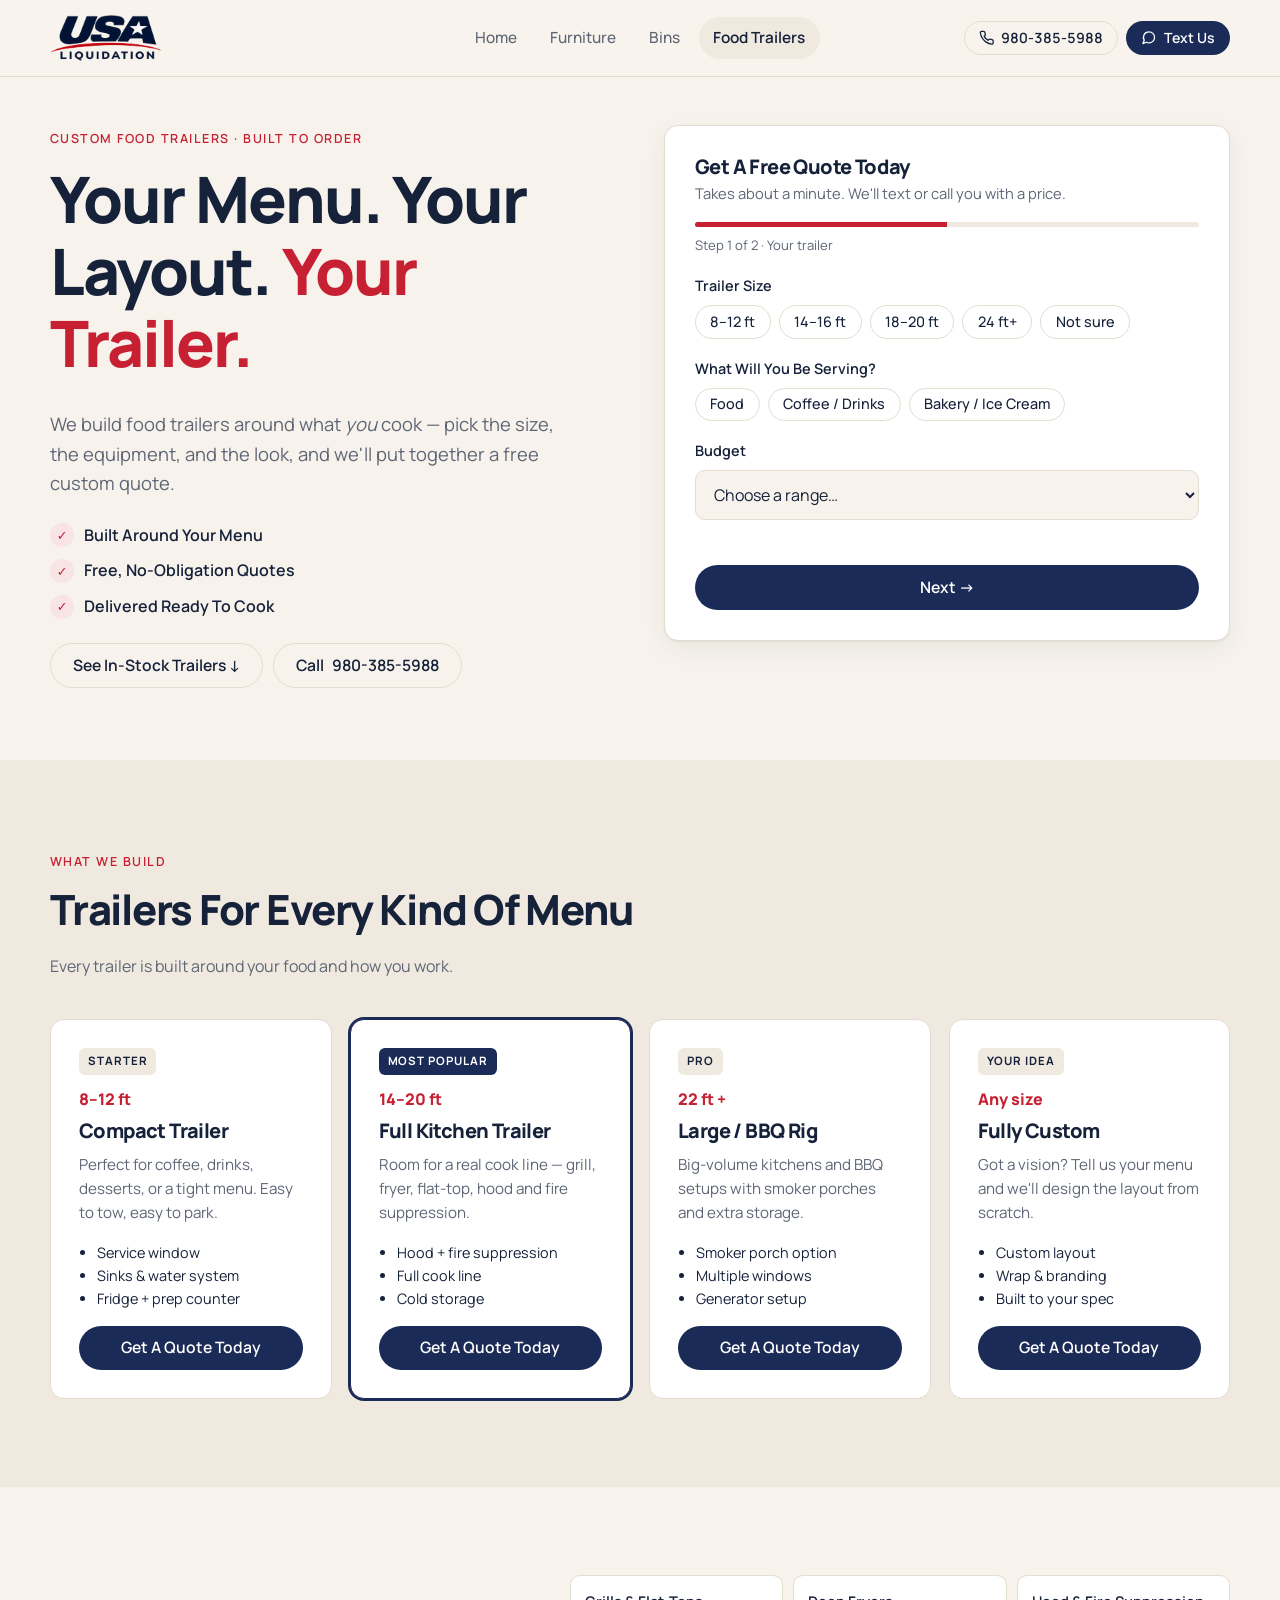
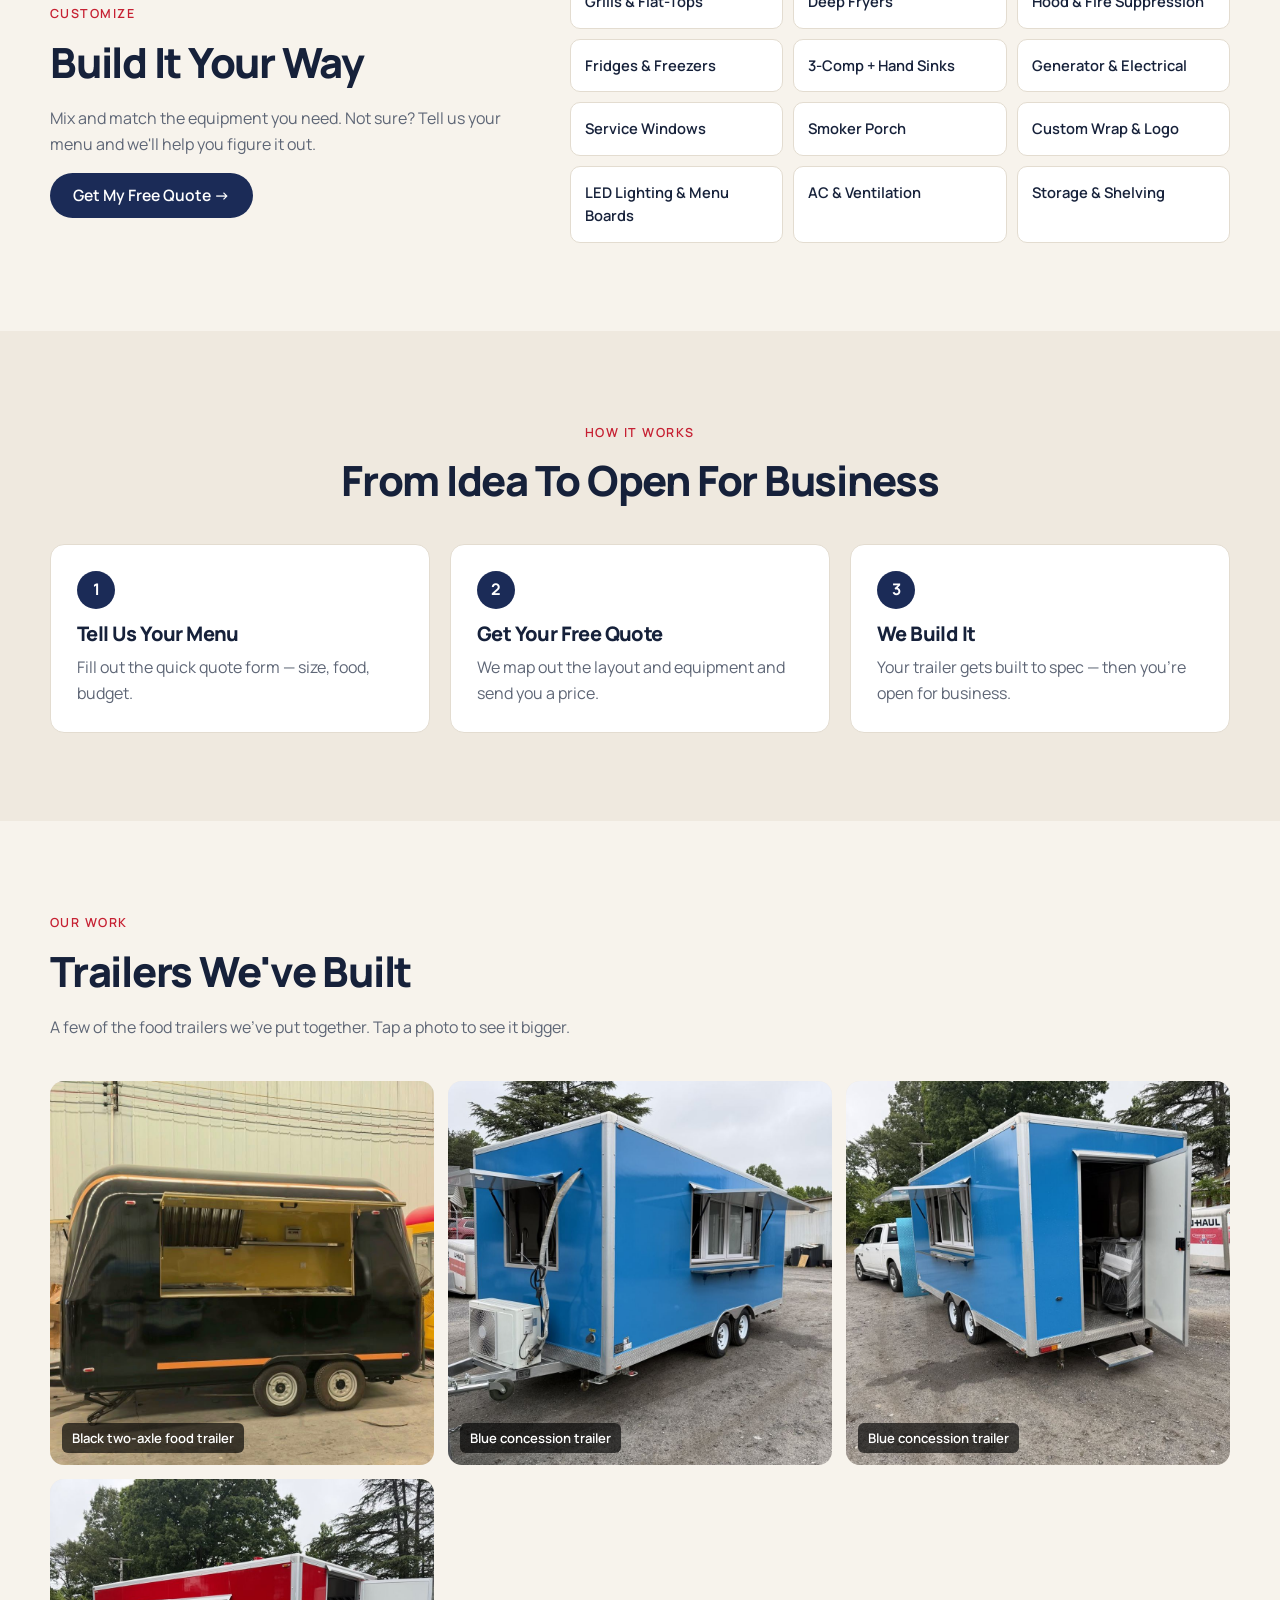
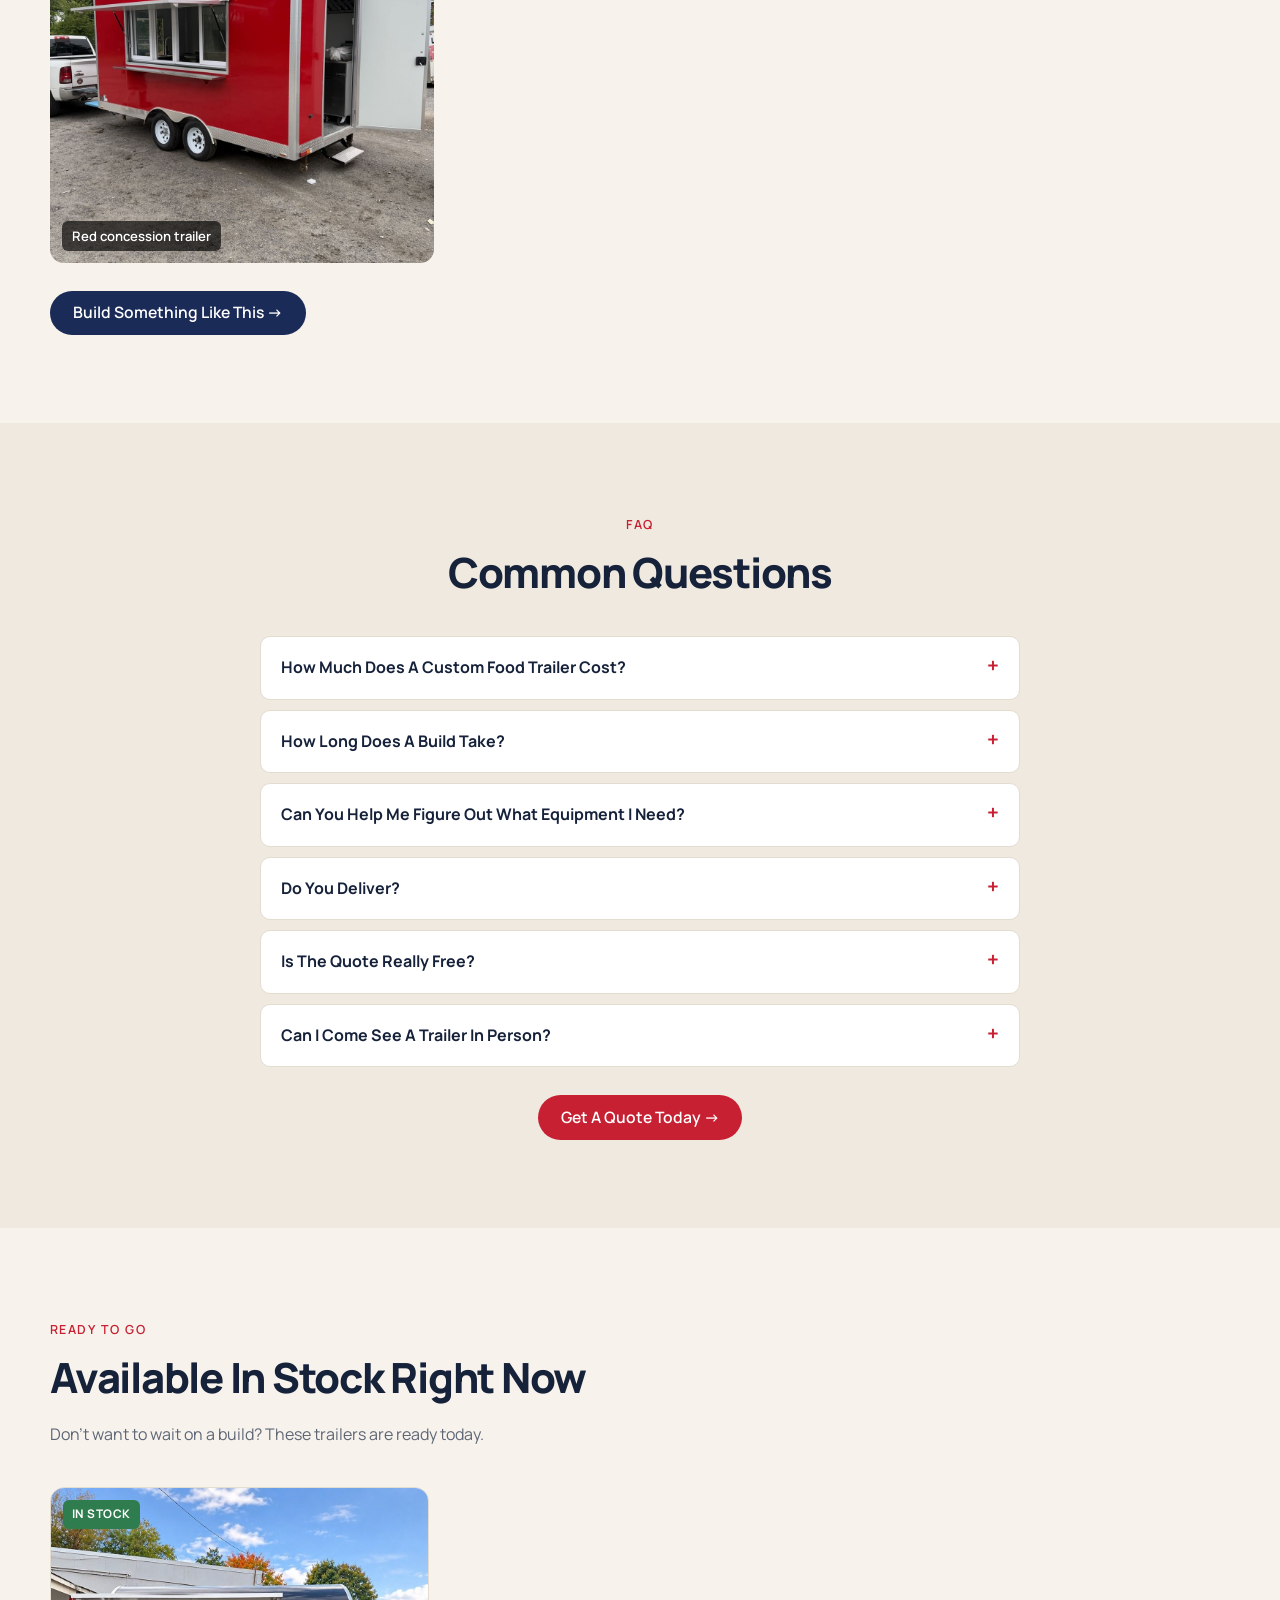
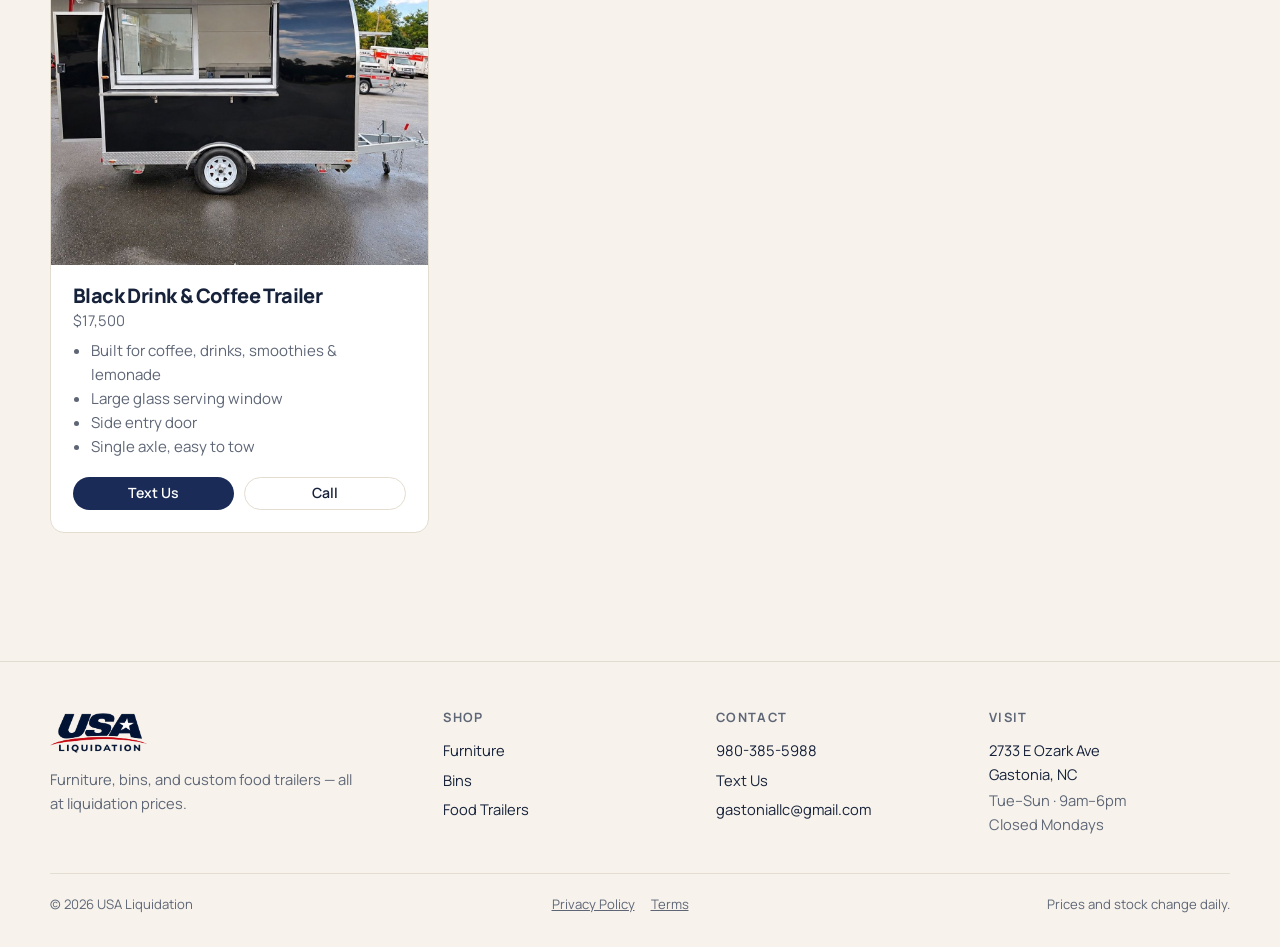
<file: trailers.html>
<!doctype html>
<html lang="en" data-style="showroom">
<head>
<meta charset="utf-8" />
<meta name="viewport" content="width=device-width, initial-scale=1" />
<title>Custom Food Trailers — USA Liquidation</title>
<meta name="description" content="Custom food trailers built around your menu, plus trailers in stock. Get a free quote from USA Liquidation in Gastonia, NC." />
<link rel="icon" href="images/logo-color.png" />
<link rel="preconnect" href="https://fonts.googleapis.com" />
<link rel="preconnect" href="https://fonts.gstatic.com" crossorigin />
<link href="https://fonts.googleapis.com/css2?family=Manrope:wght@400;500;600;700;800&display=swap" rel="stylesheet" />
<link rel="stylesheet" href="css/style.css?v=1130" />
</head>
<body data-page="trailers">
<div id="site-header"></div>

<main>
  <!-- HERO + QUOTE -->
  <section class="t-hero" id="quote">
    <div class="wrap t-hero-grid">
      <div>
        <span class="eyebrow">Custom Food Trailers · Built To Order</span>
        <h1>Your Menu. Your Layout. <span style="color:var(--accent)">Your Trailer.</span></h1>
        <p class="lead">We build food trailers around what <em>you</em> cook — pick the size, the equipment, and the look, and we'll put together a free custom quote.</p>
        <ul class="t-points">
          <li>Built Around Your Menu</li>
          <li>Free, No-Obligation Quotes</li>
          <li>Delivered Ready To Cook</li>
        </ul>
        <div class="t-btns" style="display:flex;gap:10px;flex-wrap:wrap">
          <a class="btn btn-ghost" href="#stock">See In-Stock Trailers ↓</a>
          <a class="btn btn-ghost" data-tel>Call <span data-phone-text></span></a>
        </div>
      </div>

      <form class="quote-card" id="quoteForm" novalidate>
        <h3 style="margin-bottom:4px">Get A Free Quote Today</h3>
        <p class="muted" style="font-size:.92rem;margin-bottom:16px">Takes about a minute. We'll text or call you with a price.</p>
        <div class="q-progress"><span id="qBar"></span></div>
        <p class="q-label" id="qLabel">Step 1 of 2 · Your trailer</p>

        <div class="q-step active" data-step="1">
          <div class="field"><span class="lbl">Trailer Size</span>
            <div class="chips" data-name="size" data-single>
              <button type="button" class="chip">8–12 ft</button><button type="button" class="chip">14–16 ft</button><button type="button" class="chip">18–20 ft</button><button type="button" class="chip">24 ft+</button><button type="button" class="chip">Not sure</button>
            </div></div>
          <div class="field"><span class="lbl">What Will You Be Serving?</span>
            <div class="chips" data-name="food">
              <button type="button" class="chip">Food</button><button type="button" class="chip">Coffee / Drinks</button><button type="button" class="chip">Bakery / Ice Cream</button>
            </div></div>
          <div class="field"><label for="budget">Budget</label>
            <select id="budget" name="budget"><option value="">Choose a range…</option><option>Under $15k</option><option>$15k – $30k</option><option>$30k – $50k</option><option>$50k+</option><option>Not sure yet</option></select></div>
          <p class="err" id="err1"></p>
          <button type="button" class="btn btn-primary btn-block" id="qNext">Next →</button>
        </div>

        <div class="q-step" data-step="2">
          <div class="two">
            <div class="field"><label for="fn">First Name</label><input id="fn" name="first_name" autocomplete="given-name" /></div>
            <div class="field"><label for="ln">Last Name</label><input id="ln" name="last_name" autocomplete="family-name" /></div>
          </div>
          <div class="two">
            <div class="field"><label for="phone">Phone</label><input id="phone" name="phone" type="tel" autocomplete="tel" inputmode="tel" placeholder="980-222-1515" /></div>
            <div class="field"><label for="email">Email</label><input id="email" name="email" type="email" autocomplete="email" /></div>
          </div>
          <label class="consent"><input type="checkbox" id="consent" /> I agree to receive calls and texts from USA Liquidation about my quote, including occasional offers. Message frequency varies. Msg &amp; data rates may apply. Reply STOP to opt out, HELP for help. Consent is not a condition of purchase. See our <a href="privacy.html" target="_blank">Privacy Policy</a> and <a href="terms.html" target="_blank">Terms</a>.</label>
          <p class="err" id="err2"></p>
          <div class="q-nav"><button type="button" class="btn btn-ghost" id="qBack">← Back</button><button type="submit" class="btn btn-accent" id="qSubmit" disabled>Get My Free Quote</button></div>
        </div>

        <div class="q-step q-done" data-step="done">
          <div class="icon"><svg viewBox="0 0 24 24" fill="none" stroke="currentColor" stroke-width="3"><path d="M5 12l5 5L20 7"/></svg></div>
          <h3>Got It — Thank You!</h3>
          <p class="muted">We'll reach out soon with your quote.</p>
        </div>
      </form>
    </div>
  </section>

  <!-- SERVICES -->
  <section class="section section-alt">
    <div class="wrap">
      <div class="section-head">
        <span class="eyebrow">What We Build</span>
        <h2>Trailers For Every Kind Of Menu</h2>
        <p class="muted">Every trailer is built around your food and how you work.</p>
      </div>
      <div class="svc">
        <div class="card"><span class="tag2">Starter</span><div class="size">8–12 ft</div><h3>Compact Trailer</h3><p>Perfect for coffee, drinks, desserts, or a tight menu. Easy to tow, easy to park.</p><ul><li>Service window</li><li>Sinks &amp; water system</li><li>Fridge + prep counter</li></ul><a class="btn btn-primary btn-block svc-cta" href="#quote">Get A Quote Today</a></div>
        <div class="card featured"><span class="tag2">Most Popular</span><div class="size">14–20 ft</div><h3>Full Kitchen Trailer</h3><p>Room for a real cook line — grill, fryer, flat-top, hood and fire suppression.</p><ul><li>Hood + fire suppression</li><li>Full cook line</li><li>Cold storage</li></ul><a class="btn btn-primary btn-block svc-cta" href="#quote">Get A Quote Today</a></div>
        <div class="card"><span class="tag2">Pro</span><div class="size">22 ft +</div><h3>Large / BBQ Rig</h3><p>Big-volume kitchens and BBQ setups with smoker porches and extra storage.</p><ul><li>Smoker porch option</li><li>Multiple windows</li><li>Generator setup</li></ul><a class="btn btn-primary btn-block svc-cta" href="#quote">Get A Quote Today</a></div>
        <div class="card"><span class="tag2">Your Idea</span><div class="size">Any size</div><h3>Fully Custom</h3><p>Got a vision? Tell us your menu and we'll design the layout from scratch.</p><ul><li>Custom layout</li><li>Wrap &amp; branding</li><li>Built to your spec</li></ul><a class="btn btn-primary btn-block svc-cta" href="#quote">Get A Quote Today</a></div>
      </div>
    </div>
  </section>

  <!-- OPTIONS -->
  <section class="section">
    <div class="wrap opts-grid">
      <div>
        <span class="eyebrow">Customize</span>
        <h2>Build It Your Way</h2>
        <p class="muted">Mix and match the equipment you need. Not sure? Tell us your menu and we'll help you figure it out.</p>
        <a class="btn btn-primary" href="#quote">Get My Free Quote →</a>
      </div>
      <div class="opts">
        <div>Grills &amp; Flat-Tops</div><div>Deep Fryers</div><div>Hood &amp; Fire Suppression</div>
        <div>Fridges &amp; Freezers</div><div>3-Comp + Hand Sinks</div><div>Generator &amp; Electrical</div>
        <div>Service Windows</div><div>Smoker Porch</div><div>Custom Wrap &amp; Logo</div>
        <div>LED Lighting &amp; Menu Boards</div><div>AC &amp; Ventilation</div><div>Storage &amp; Shelving</div>
      </div>
    </div>
  </section>

  <!-- PROCESS -->
  <section class="section section-alt">
    <div class="wrap">
      <div class="section-head center">
        <span class="eyebrow">How It Works</span>
        <h2>From Idea To Open For Business</h2>
      </div>
      <div class="steps">
        <div><h3>Tell Us Your Menu</h3><p>Fill out the quick quote form — size, food, budget.</p></div>
        <div><h3>Get Your Free Quote</h3><p>We map out the layout and equipment and send you a price.</p></div>
        <div><h3>We Build It</h3><p>Your trailer gets built to spec — then you're open for business.</p></div>
      </div>
    </div>
  </section>

  <!-- OUR WORK -->
  <section class="section" id="work">
    <div class="wrap">
      <div class="section-head">
        <span class="eyebrow">Our Work</span>
        <h2>Trailers We've Built</h2>
        <p class="muted">A few of the food trailers we've put together. Tap a photo to see it bigger.</p>
      </div>
      <div class="gallery" id="gallery"></div>
      <div style="margin-top:28px"><a class="btn btn-primary" href="#quote">Build Something Like This →</a></div>
    </div>
  </section>

  <!-- FAQ -->
  <section class="section section-alt">
    <div class="wrap">
      <div class="section-head center">
        <span class="eyebrow">FAQ</span>
        <h2>Common Questions</h2>
      </div>
      <div class="faq">
        <details><summary>How Much Does A Custom Food Trailer Cost?</summary><p>It depends on size and equipment. A simple drinks or dessert trailer costs a lot less than a full kitchen with a hood system. Fill out the quote form and we'll give you a real number for your build.</p></details>
        <details><summary>How Long Does A Build Take?</summary><p>Timelines depend on the build and equipment. We'll give you an estimated timeline along with your quote.</p></details>
        <details><summary>Can You Help Me Figure Out What Equipment I Need?</summary><p>Yes — tell us your menu and we'll recommend a layout and equipment list that fits it.</p></details>
        <details><summary>Do You Deliver?</summary><p>Delivery is available. Let us know your city on the form and we'll include it in your quote.</p></details>
        <details><summary>Is The Quote Really Free?</summary><p>100% free with no obligation.</p></details>
        <details><summary>Can I Come See A Trailer In Person?</summary><p>Yes — trailers in stock are at our Gastonia location. Call or text us to set up a time.</p></details>
      </div>
      <div style="text-align:center;margin-top:28px"><a class="btn btn-accent" href="#quote">Get A Quote Today →</a></div>
    </div>
  </section>

  <!-- IN STOCK -->
  <section class="section" id="stock" style="scroll-margin-top:80px">
    <div class="wrap">
      <div class="section-head">
        <span class="eyebrow">Ready To Go</span>
        <h2>Available In Stock Right Now</h2>
        <p class="muted">Don't want to wait on a build? These trailers are ready today.</p>
      </div>
      <div class="grid" id="tGrid" style="grid-template-columns:repeat(auto-fill,minmax(280px,1fr))"></div>
    </div>
  </section>
</main>

<div class="lightbox" id="lightbox" aria-hidden="true"><button class="modal-close" aria-label="Close">×</button><img alt="" /><p class="lb-cap"></p></div>

<div id="site-footer"></div>
<script src="js/site.js?v=1130"></script>
<script src="js/trailers.js?v=1130"></script>
</body>
</html>
</file>
<file: css/style.css>
/* ============================================================
   USA Liquidation — store site
   Styles are swappable: <html data-style="showroom|clean|warm|night">
   ============================================================ */

:root,
[data-style="showroom"] {
  --bg: #F7F3EC;
  --surface: #FFFFFF;
  --surface-2: #EFE9DF;
  --ink: #16213A;
  --muted: #5E6676;
  --line: #E3DCD0;
  --brand: #1B2B57;        /* logo navy */
  --brand-ink: #FFFFFF;
  --accent: #C62032;       /* logo red */
  --accent-soft: #F8E3E5;
  --good: #2F7D4F;
  --warn: #B7791F;
  --font-head: "Manrope", system-ui, sans-serif;
  --font-body: "Manrope", system-ui, sans-serif;
  --head-weight: 800;
  --head-track: -0.03em;
  --radius: 14px;
  --radius-sm: 10px;
  --shadow: 0 1px 2px rgba(22,33,58,.06), 0 8px 24px rgba(22,33,58,.06);
  --logo-light: block; --logo-dark: none;
}

[data-style="night"] {
  --bg: #0E1525;
  --surface: #162038;
  --surface-2: #1D2944;
  --ink: #EEF1F7;
  --muted: #9AA5BD;
  --line: #26324F;
  --brand: #E9EDF6;
  --brand-ink: #0E1525;
  --accent: #EF4C55;
  --accent-soft: #3A1E2A;
  --good: #4FBF83;
  --warn: #E6B450;
  --font-head: "Manrope", system-ui, sans-serif;
  --font-body: "Manrope", system-ui, sans-serif;
  --head-weight: 800;
  --head-track: -0.03em;
  --radius: 14px;
  --radius-sm: 10px;
  --shadow: 0 10px 30px rgba(0,0,0,.25);
  --logo-light: none; --logo-dark: block;
}

/* ---------- base ---------- */
* { box-sizing: border-box; }
html { scroll-behavior: smooth; }
body {
  margin: 0;
  background: var(--bg);
  color: var(--ink);
  font-family: var(--font-body);
  font-size: 16px;
  line-height: 1.6;
  -webkit-font-smoothing: antialiased;
}
img { max-width: 100%; display: block; }
a { color: inherit; }
h1, h2, h3, h4 {
  font-family: var(--font-head);
  font-weight: var(--head-weight);
  letter-spacing: var(--head-track);
  line-height: 1.12;
  margin: 0 0 .5em;
}
h1 { font-size: clamp(2.3rem, 5.2vw, 4rem); }
h2 { font-size: clamp(1.8rem, 3.4vw, 2.6rem); }
h3 { font-size: 1.25rem; }
p { margin: 0 0 1em; }
.wrap { width: min(1180px, 100% - 32px); margin-inline: auto; }
.muted { color: var(--muted); }
.eyebrow {
  display: inline-block;
  font-size: .78rem; font-weight: 600; letter-spacing: .12em; text-transform: uppercase;
  color: var(--accent); margin-bottom: .9rem;
}
.lead { font-size: 1.15rem; color: var(--muted); max-width: 46ch; }
.section { padding: 88px 0; }
.section.tight { padding: 56px 0; }
.section-alt { background: var(--surface-2); }
.section-head { max-width: 640px; margin-bottom: 40px; }
.section-head.center { text-align: center; margin-inline: auto; }

/* ---------- buttons ---------- */
.btn {
  display: inline-flex; align-items: center; justify-content: center; gap: .5em;
  padding: .85em 1.4em; border-radius: 999px;
  font: 600 .98rem/1 var(--font-body); text-decoration: none;
  border: 1.5px solid transparent; cursor: pointer; white-space: nowrap;
  transition: transform .15s, background .15s, border-color .15s, color .15s;
}
.btn:hover { transform: translateY(-1px); }
.btn-primary { background: var(--brand); color: var(--brand-ink, #fff); }
.btn-accent  { background: var(--accent); color: #fff; }
.btn-ghost   { background: transparent; color: var(--ink); border-color: var(--line); }
.btn-ghost:hover { border-color: var(--ink); }
.btn-sm { padding: .6em 1em; font-size: .88rem; }
.btn-block { width: 100%; }
.btn svg { width: 1.1em; height: 1.1em; flex: none; }

/* ---------- top bar + header ---------- */
.topbar {
  background: var(--brand); color: var(--brand-ink, #fff);
  font-size: .85rem;
}
.topbar .wrap { display: flex; justify-content: space-between; gap: 16px; padding: 8px 0; flex-wrap: wrap; }
.topbar a { text-decoration: none; }
.topbar .dot { display: inline-block; width: 8px; height: 8px; border-radius: 50%; background: #4ADE80; margin-right: 6px; vertical-align: middle; }
.topbar .dot.closed { background: #F87171; }
.topbar strong { font-weight: 600; }
[data-style="night"] .topbar { background: #0A0F1C; color: var(--ink); border-bottom: 1px solid var(--line); }
[data-style="night"] .cta-band { background: var(--surface-2); color: var(--ink); }
[data-style="night"] .cta-band .btn-primary { background: var(--accent); color: #fff; }

.site-header {
  position: sticky; top: 0; z-index: 40;
  background: color-mix(in srgb, var(--bg) 88%, transparent);
  backdrop-filter: saturate(1.4) blur(10px);
  border-bottom: 1px solid var(--line);
}
.site-header .wrap { display: flex; align-items: center; gap: 28px; height: 76px; }
.logo { display: block; flex: none; }
.logo img { height: 46px; width: auto; }
.logo .l-light { display: var(--logo-light); }
.logo .l-dark  { display: var(--logo-dark); }
.nav { display: flex; gap: 4px; margin-right: auto; }
.nav a {
  text-decoration: none; font-weight: 500; font-size: .96rem;
  padding: .55em .95em; border-radius: 999px; color: var(--muted);
}
.nav a:hover { color: var(--ink); background: var(--surface-2); }
.nav a.active { color: var(--ink); background: var(--surface-2); font-weight: 600; }
.header-cta { display: flex; gap: 8px; }

@media (max-width: 860px) {
  .site-header .wrap { flex-wrap: wrap; height: auto; padding: 10px 0 0; gap: 10px; }
  .logo img { height: 38px; }
  .header-cta { margin-left: auto; }
  .header-cta .btn-ghost { display: none; }
  .nav {
    order: 3; width: 100%; overflow-x: auto; margin: 0 -16px; padding: 0 16px 10px;
    width: calc(100% + 32px); scrollbar-width: none;
  }
  .nav::-webkit-scrollbar { display: none; }
  .nav a { flex: none; }
  .topbar .hide-sm { display: none; }
}

/* ---------- hero (home) ---------- */
.hero { padding: 64px 0 80px; }
.hero-grid { display: grid; grid-template-columns: 1.05fr 1fr; gap: 56px; align-items: center; }
.hero h1 .hl { color: var(--accent); }
.hero-actions { display: flex; gap: 12px; flex-wrap: wrap; margin: 28px 0 32px; }
.hero-facts { display: flex; gap: 28px; flex-wrap: wrap; padding-top: 24px; border-top: 1px solid var(--line); }
.hero-facts div { font-size: .9rem; color: var(--muted); }
.hero-facts strong { display: block; font-family: var(--font-head); font-weight: var(--head-weight); font-size: 1.6rem; color: var(--ink); line-height: 1.2; }
.collage { display: grid; grid-template-columns: 1.3fr 1fr; grid-template-rows: 1fr 1fr; gap: 14px; height: 520px; }
.collage img { width: 100%; height: 100%; object-fit: cover; border-radius: var(--radius); }
.collage img:first-child { grid-row: span 2; }
.collage .tag {
  position: absolute; left: 16px; bottom: 16px; background: var(--surface); color: var(--ink);
  padding: 10px 14px; border-radius: var(--radius-sm); box-shadow: var(--shadow); font-size: .85rem;
}
.collage .tag b { color: var(--accent); }
.collage > div { position: relative; grid-row: span 2; }
.collage > div img { grid-row: auto; }

@media (max-width: 900px) {
  .hero { padding: 32px 0 56px; }
  .hero-grid { grid-template-columns: 1fr; gap: 32px; }
  .collage { height: 340px; }
}

/* ---------- department cards ---------- */
.depts { display: grid; grid-template-columns: repeat(3, 1fr); gap: 20px; }
.dept {
  position: relative; display: flex; flex-direction: column;
  background: var(--surface); border: 1px solid var(--line); border-radius: var(--radius);
  overflow: hidden; text-decoration: none; transition: transform .2s, box-shadow .2s;
}
.dept:hover { transform: translateY(-4px); box-shadow: var(--shadow); }
.dept img { aspect-ratio: 4/3; object-fit: cover; width: 100%; }
.dept .body { padding: 22px 22px 24px; display: flex; flex-direction: column; flex: 1; }
.dept .body p { color: var(--muted); flex: 1; }
.dept .go { font-weight: 600; color: var(--accent); }
.dept .pill {
  position: absolute; top: 14px; left: 14px; background: var(--surface); color: var(--ink);
  font-size: .78rem; font-weight: 600; padding: 5px 10px; border-radius: 999px; box-shadow: var(--shadow);
}
@media (max-width: 860px) { .depts { grid-template-columns: 1fr; } }

/* ---------- about ---------- */
.about { display: grid; grid-template-columns: 1fr 1fr; gap: 56px; align-items: center; }
.about img { border-radius: var(--radius); aspect-ratio: 5/4; object-fit: cover; width: 100%; }
.checks { list-style: none; padding: 0; margin: 20px 0 0; display: grid; gap: 12px; }
.checks li { display: flex; gap: 12px; align-items: flex-start; }
.checks li::before {
  content: ""; flex: none; width: 22px; height: 22px; margin-top: 2px; border-radius: 50%;
  background: var(--accent-soft) url("data:image/svg+xml,%3Csvg xmlns='http://www.w3.org/2000/svg' viewBox='0 0 24 24' fill='none' stroke='%23C62032' stroke-width='3'%3E%3Cpath d='M5 12l5 5L20 7'/%3E%3C/svg%3E") center/13px no-repeat;
}
@media (max-width: 860px) { .about { grid-template-columns: 1fr; gap: 28px; } }

/* ---------- steps ---------- */
.steps { display: grid; grid-template-columns: repeat(3, 1fr); gap: 20px; counter-reset: s; }
.steps > div { background: var(--surface); border: 1px solid var(--line); border-radius: var(--radius); padding: 26px; }
.steps > div::before {
  counter-increment: s; content: counter(s);
  display: grid; place-items: center; width: 38px; height: 38px; border-radius: 50%;
  background: var(--brand); color: var(--brand-ink, #fff); font-weight: 700; margin-bottom: 14px;
}
.steps p { color: var(--muted); margin: 0; }
@media (max-width: 760px) { .steps { grid-template-columns: 1fr; } }

/* ---------- visit / hours ---------- */
.visit { display: grid; grid-template-columns: 1fr 1fr; gap: 24px; }
.card { background: var(--surface); border: 1px solid var(--line); border-radius: var(--radius); padding: 28px; }
.hours { width: 100%; border-collapse: collapse; }
.hours td { padding: 9px 0; border-bottom: 1px solid var(--line); }
.hours td:last-child { text-align: right; color: var(--muted); }
.hours tr.today td { font-weight: 700; color: var(--ink); }
.hours tr.today td:first-child::after { content: " · Today"; color: var(--accent); font-weight: 600; font-size: .85em; }
.hours tr:last-child td { border-bottom: 0; }
.map-ph {
  min-height: 220px; border-radius: var(--radius-sm); background:
  repeating-linear-gradient(45deg, var(--surface-2) 0 12px, transparent 12px 24px);
  display: grid; place-items: center; color: var(--muted); font-size: .9rem; margin-top: 16px; border: 1px dashed var(--line);
}
@media (max-width: 760px) { .visit { grid-template-columns: 1fr; } }

/* ---------- CTA band ---------- */
.cta-band { background: var(--brand); color: var(--brand-ink, #fff); border-radius: var(--radius); padding: 48px; display: flex; align-items: center; justify-content: space-between; gap: 24px; flex-wrap: wrap; }
.cta-band h2 { margin: 0 0 6px; }
.cta-band p { margin: 0; opacity: .8; }
.cta-band .btn-ghost { color: inherit; border-color: color-mix(in srgb, currentColor 35%, transparent); }
.cta-band .btn-primary { background: var(--brand-ink, #fff); color: var(--brand); }

/* ---------- page header (inner pages) ---------- */
.page-head { padding: 56px 0 32px; }
.page-head .lead { max-width: 60ch; }

/* ---------- furniture ---------- */
.toolbar { display: flex; gap: 12px; flex-wrap: wrap; align-items: center; margin-bottom: 28px; }
.chips { display: flex; gap: 8px; flex-wrap: wrap; }
.chip {
  border: 1.5px solid var(--line); background: var(--surface); color: var(--ink);
  font: 500 .9rem/1 var(--font-body); padding: .6em 1em; border-radius: 999px; cursor: pointer;
}
.chip:hover { border-color: var(--muted); }
.chip.on { background: var(--brand); border-color: var(--brand); color: var(--brand-ink, #fff); }
.chip .n { opacity: .6; margin-left: 4px; font-size: .85em; }
.search {
  margin-left: auto; display: flex; align-items: center; gap: 8px;
  background: var(--surface); border: 1.5px solid var(--line); border-radius: 999px; padding: 0 14px;
}
.search input { border: 0; background: transparent; color: var(--ink); font: inherit; padding: .6em 0; width: 200px; outline: none; }
.search svg { width: 16px; color: var(--muted); }
select.sort {
  font: inherit; font-size: .9rem; color: var(--ink); background: var(--surface);
  border: 1.5px solid var(--line); border-radius: 999px; padding: .55em 1em;
}
@media (max-width: 760px) { .search { margin-left: 0; flex: 1; } .search input { width: 100%; } }

.grid { display: grid; grid-template-columns: repeat(auto-fill, minmax(260px, 1fr)); gap: 22px; }
.item {
  background: var(--surface); border: 1px solid var(--line); border-radius: var(--radius);
  overflow: hidden; cursor: pointer; display: flex; flex-direction: column; text-align: left;
  font: inherit; color: inherit; padding: 0; transition: transform .2s, box-shadow .2s;
}
.item:hover { transform: translateY(-3px); box-shadow: var(--shadow); }
.item .ph { position: relative; aspect-ratio: 4/3; background: var(--surface-2); }
.item .ph img { width: 100%; height: 100%; object-fit: cover; }
.item.sold .ph img { filter: grayscale(1); opacity: .55; }
.badge {
  position: absolute; top: 12px; left: 12px; font-size: .74rem; font-weight: 700; letter-spacing: .04em;
  text-transform: uppercase; padding: 5px 9px; border-radius: 6px; background: var(--surface); color: var(--ink);
}
.badge.new { background: var(--accent); color: #fff; }
.badge.pending { background: var(--warn); color: #fff; }
.badge.sold { background: var(--ink); color: var(--bg); }
.item .info { padding: 16px 18px 18px; display: flex; flex-direction: column; gap: 4px; flex: 1; }
.item .cat { font-size: .78rem; color: var(--muted); text-transform: uppercase; letter-spacing: .08em; font-weight: 600; }
.item h3 { font-size: 1.08rem; margin: 0; }
.price-row { display: flex; align-items: baseline; gap: 10px; margin-top: auto; padding-top: 8px; }
.price { font-family: var(--font-head); font-weight: var(--head-weight); font-size: 1.45rem; color: var(--ink); }
.retail { color: var(--muted); text-decoration: line-through; font-size: .9rem; }
.save { margin-left: auto; font-size: .8rem; font-weight: 700; color: var(--good); }
.empty { text-align: center; padding: 60px 0; color: var(--muted); }
.live-note { font-size: .85rem; color: var(--muted); display: flex; align-items: center; gap: 8px; }
.live-note .dot { width: 8px; height: 8px; border-radius: 50%; background: var(--good); box-shadow: 0 0 0 4px color-mix(in srgb, var(--good) 20%, transparent); }

/* modal */
.modal { position: fixed; inset: 0; z-index: 80; display: none; align-items: center; justify-content: center; padding: 16px; background: rgba(10,14,25,.6); }
.modal.open { display: flex; }
.modal-box {
  background: var(--surface); color: var(--ink); border-radius: var(--radius); max-width: 940px; width: 100%;
  max-height: calc(100vh - 32px); overflow: auto; display: grid; grid-template-columns: 1.15fr 1fr; position: relative;
}
.modal-box img { width: 100%; height: 100%; object-fit: cover; min-height: 320px; }
.m-gallery { position: relative; min-height: 320px; }
.m-gallery > img { position: absolute; inset: 0; }
.m-thumbs { position: absolute; left: 10px; right: 10px; bottom: 10px; display: flex; gap: 6px; overflow-x: auto; }
.m-thumbs:empty { display: none; }
.m-thumbs button { flex: 0 0 auto; width: 56px; height: 56px; padding: 0; border: 2px solid #fff; border-radius: 8px; overflow: hidden; cursor: pointer; background: #fff; box-shadow: 0 2px 8px rgba(0,0,0,.25); opacity: .85; }
.m-thumbs button.on { border-color: var(--accent); opacity: 1; }
.modal-box .m-thumbs img { min-height: 0; height: 100%; width: 100%; object-fit: cover; }
.modal-box .m-body { padding: 32px; display: flex; flex-direction: column; gap: 6px; }
.modal-box .m-body .price { font-size: 2rem; }
.modal-close {
  position: absolute; top: 12px; right: 12px; width: 38px; height: 38px; border-radius: 50%; border: 0;
  background: var(--surface); color: var(--ink); font-size: 22px; cursor: pointer; box-shadow: var(--shadow);
}
.specs { list-style: none; padding: 0; margin: 12px 0; display: grid; gap: 8px; font-size: .93rem; }
.specs li { display: flex; justify-content: space-between; gap: 16px; border-bottom: 1px solid var(--line); padding-bottom: 8px; }
.specs li span:first-child { color: var(--muted); }
.m-actions { display: grid; gap: 10px; margin-top: 14px; }
.m-actions small { color: var(--muted); text-align: center; }
@media (max-width: 760px) { .modal-box { grid-template-columns: 1fr; } .modal-box img { min-height: 0; aspect-ratio: 4/3; } .m-gallery { min-height: 0; aspect-ratio: 4/3; } }

/* ---------- bins ---------- */
.today-card {
  display: grid; grid-template-columns: 1fr 1.2fr; gap: 0; overflow: hidden;
  background: var(--surface); border: 1px solid var(--line); border-radius: var(--radius);
}
.today-card .t-left { padding: 36px; display: flex; flex-direction: column; justify-content: center; }
.big-price { font-family: var(--font-head); font-weight: var(--head-weight); font-size: clamp(4rem, 9vw, 6.5rem); line-height: 1; color: var(--accent); margin: 8px 0 6px; }
.big-price small { font-size: .3em; color: var(--muted); font-family: var(--font-body); font-weight: 500; }
.today-card .photo { position: relative; min-height: 340px; }
.today-card .photo img { position: absolute; inset: 0; width: 100%; height: 100%; object-fit: cover; }
.today-card .photo .cap {
  position: absolute; left: 14px; bottom: 14px; background: rgba(0,0,0,.65); color: #fff;
  font-size: .8rem; padding: 6px 10px; border-radius: 6px;
}
@media (max-width: 860px) { .today-card { grid-template-columns: 1fr; } .today-card .photo { min-height: 260px; } }

.week { display: grid; grid-template-columns: repeat(7, 1fr); gap: 12px; }
.day {
  background: var(--surface); border: 1.5px solid var(--line); border-radius: var(--radius-sm);
  padding: 18px 12px; text-align: center; display: flex; flex-direction: column; gap: 4px;
}
.day .d { font-weight: 600; font-size: .9rem; }
.day .p { font-family: var(--font-head); font-weight: var(--head-weight); font-size: 2rem; line-height: 1.1; }
.day .l { font-size: .74rem; color: var(--muted); min-height: 1.2em; }
.day.closed { background: transparent; border-style: dashed; color: var(--muted); }
.day.closed .p { font-size: 1.1rem; padding: .45em 0; }
.day.today { border-color: var(--accent); box-shadow: 0 0 0 3px var(--accent-soft); }
.day.today .d::after { content: "TODAY"; display: block; font-size: .65rem; letter-spacing: .12em; color: var(--accent); }
@media (max-width: 760px) {
  .week { grid-template-columns: 1fr; gap: 8px; }
  .day { flex-direction: row; align-items: center; justify-content: space-between; text-align: left; padding: 14px 18px; }
  .day .l { order: 2; flex: 1; text-align: left; margin-left: 12px; }
  .day .p { order: 3; font-size: 1.5rem; }
  .day.today .d::after { display: inline; margin-left: 8px; }
}

.info-cards { display: grid; grid-template-columns: repeat(3, 1fr); gap: 20px; }
.info-cards .card h3 { margin-bottom: 6px; }
.info-cards .card p { color: var(--muted); margin: 0; }
.icon { width: 44px; height: 44px; border-radius: 12px; display: grid; place-items: center; background: var(--accent-soft); color: var(--accent); margin-bottom: 16px; }
.icon svg { width: 22px; height: 22px; }
@media (max-width: 860px) { .info-cards { grid-template-columns: 1fr; } }

/* ---------- trailers ---------- */
.tabs-inline { display: inline-flex; background: var(--surface-2); border-radius: 999px; padding: 4px; gap: 4px; margin-bottom: 28px; }
.tabs-inline a { text-decoration: none; padding: .55em 1.2em; border-radius: 999px; font-weight: 600; font-size: .92rem; color: var(--muted); }
.tabs-inline a.on { background: var(--surface); color: var(--ink); box-shadow: var(--shadow); }
.trailer { background: var(--surface); border: 1px solid var(--line); border-radius: var(--radius); overflow: hidden; display: flex; flex-direction: column; }
.trailer .ph { position: relative; aspect-ratio: 16/10; }
.trailer .ph img { width: 100%; height: 100%; object-fit: cover; }
.trailer .info { padding: 20px 22px 22px; display: flex; flex-direction: column; flex: 1; }
.trailer ul { padding-left: 18px; color: var(--muted); margin: 6px 0 18px; font-size: .94rem; }
.trailer .row { display: flex; gap: 10px; margin-top: auto; }
.trailer .row .btn { flex: 1; }
.badge.stock { background: var(--good); color: #fff; }
.badge.soon { background: var(--warn); color: #fff; }

.quote-wrap { display: grid; grid-template-columns: 1fr 1.15fr; gap: 48px; align-items: start; }
.quote-card { background: var(--surface); border: 1px solid var(--line); border-radius: var(--radius); padding: 30px; box-shadow: var(--shadow); }
.q-progress { height: 5px; background: var(--surface-2); border-radius: 99px; overflow: hidden; margin-bottom: 8px; }
.q-progress span { display: block; height: 100%; width: 50%; background: var(--accent); transition: width .3s; }
.q-label { font-size: .82rem; color: var(--muted); margin-bottom: 18px; }
.q-step { display: none; }
.q-step.active { display: block; }
.field { margin-bottom: 18px; }
.field > label, .field > .lbl { display: block; font-weight: 600; font-size: .9rem; margin-bottom: 8px; }
.field input, .field select, .field textarea {
  width: 100%; font: inherit; color: var(--ink); background: var(--bg);
  border: 1.5px solid var(--line); border-radius: var(--radius-sm); padding: .75em .9em;
}
.field input:focus, .field select:focus, .field textarea:focus { outline: none; border-color: var(--brand); }
.two { display: grid; grid-template-columns: 1fr 1fr; gap: 12px; }
.consent { display: flex; gap: 10px; font-size: .8rem; color: var(--muted); margin: 6px 0 18px; align-items: flex-start; }
.consent input { margin-top: 3px; flex: none; }
.err { color: var(--accent); font-size: .88rem; min-height: 1.2em; margin: 0 0 10px; }
.q-nav { display: flex; gap: 10px; }
.q-nav .btn { flex: 1; }
.btn:disabled { opacity: .45; cursor: not-allowed; transform: none; }
.q-done { text-align: center; padding: 30px 0; }
.q-done .icon { margin: 0 auto 16px; width: 60px; height: 60px; border-radius: 50%; }
@media (max-width: 900px) { .quote-wrap { grid-template-columns: 1fr; gap: 28px; } }
@media (max-width: 480px) { .two { grid-template-columns: 1fr; } .quote-card { padding: 22px; } }

/* ---------- footer ---------- */
.site-footer { border-top: 1px solid var(--line); padding: 48px 0 32px; margin-top: 40px; font-size: .92rem; }
.f-grid { display: grid; grid-template-columns: 1.5fr 1fr 1fr 1fr; gap: 32px; }
.f-grid h4 { font-family: var(--font-body); font-size: .8rem; font-weight: 700; text-transform: uppercase; letter-spacing: .1em; color: var(--muted); margin-bottom: 12px; }
.f-grid a { display: block; text-decoration: none; color: var(--ink); padding: 3px 0; }
.f-grid a:hover { color: var(--accent); }
.f-grid .logo img { height: 40px; margin-bottom: 12px; }
.f-bottom { margin-top: 36px; padding-top: 20px; border-top: 1px solid var(--line); color: var(--muted); font-size: .82rem; display: flex; justify-content: space-between; flex-wrap: wrap; gap: 8px; }
@media (max-width: 760px) { .f-grid { grid-template-columns: 1fr 1fr; } .f-grid > div:first-child { grid-column: 1/-1; } }

/* ---------- floating chat ---------- */
.chat-fab {
  position: fixed; right: 18px; bottom: 18px; z-index: 60;
  display: flex; align-items: center; gap: 8px; padding: 14px 18px; border-radius: 999px;
  background: var(--accent); color: #fff; text-decoration: none; font-weight: 600; box-shadow: 0 10px 30px rgba(0,0,0,.2);
  border: 0; font-family: var(--font-body); font-size: .95rem; cursor: pointer;
}
.chat-fab svg { width: 20px; height: 20px; }
.chat-pop {
  position: fixed; right: 18px; bottom: 82px; z-index: 61; width: min(330px, calc(100% - 36px));
  background: var(--surface); color: var(--ink); border: 1px solid var(--line); border-radius: var(--radius);
  box-shadow: 0 20px 50px rgba(0,0,0,.2); padding: 20px; display: none;
}
.chat-pop.open { display: block; }
.chat-pop h4 { font-family: var(--font-head); font-size: 1.15rem; margin-bottom: 4px; }
.chat-pop p { font-size: .88rem; color: var(--muted); }
.chat-pop .btn { margin-top: 8px; }

/* ---------- TEMP style picker ---------- */
.style-picker {
  position: fixed; left: 18px; bottom: 18px; z-index: 70;
  background: #111827; color: #fff; border-radius: 14px; padding: 10px 12px; font: 500 12px/1.3 Inter, sans-serif;
  box-shadow: 0 10px 30px rgba(0,0,0,.3);
}
.style-picker .sp-title { opacity: .65; margin-bottom: 8px; letter-spacing: .06em; text-transform: uppercase; font-size: 10px; }
.style-picker .sp-row { display: flex; gap: 6px; }
.style-picker button {
  border: 1.5px solid transparent; border-radius: 8px; padding: 6px 9px; cursor: pointer;
  font: 600 12px/1 Inter, sans-serif; color: #fff; background: rgba(255,255,255,.08); display: flex; align-items: center; gap: 6px;
}
.style-picker button i { width: 12px; height: 12px; border-radius: 50%; display: inline-block; }
.style-picker button.on { border-color: #fff; background: rgba(255,255,255,.18); }
@media (max-width: 560px) { .style-picker button span { display: none; } .style-picker { bottom: 84px; } }

/* ============ v2 additions ============ */
.map-embed { width: 100%; height: 260px; border: 0; border-radius: var(--radius-sm); margin-top: 16px; display: block; }
.addr { font-weight: 600; font-size: 1.05rem; margin-bottom: 4px; }

/* header call: show number */
.btn-call { font-variant-numeric: tabular-nums; }
@media (max-width: 860px) {
  .header-cta .btn-ghost { display: inline-flex; }
}
@media (max-width: 420px) {
  .header-cta .btn { padding: .6em .8em; font-size: .82rem; }
  .header-cta .btn-text-label { display: none; }
}

/* reviews */
.reviews { display: grid; grid-template-columns: repeat(3, 1fr); gap: 20px; }
.review { background: var(--surface); border: 1px solid var(--line); border-radius: var(--radius); padding: 24px; display: flex; flex-direction: column; gap: 10px; }
.stars { color: #F5A623; letter-spacing: 2px; font-size: 1.05rem; }
.review p { margin: 0; flex: 1; }
.review .who { display: flex; align-items: center; gap: 10px; font-weight: 600; font-size: .92rem; }
.review .av { width: 34px; height: 34px; border-radius: 50%; background: var(--brand); color: var(--brand-ink, #fff); display: grid; place-items: center; font-weight: 700; }
.review .who small { display: block; font-weight: 400; color: var(--muted); font-size: .8rem; }
.g-score { display: inline-flex; align-items: center; gap: 10px; margin-top: 8px; font-weight: 600; }
.g-score .big { font-size: 1.6rem; font-weight: 800; }
@media (max-width: 860px) { .reviews { grid-template-columns: 1fr; } }

/* furniture filter dropdown */
.toolbar2 { display: grid; grid-template-columns: auto 1fr auto; gap: 10px; margin-bottom: 24px; align-items: center; }
.dd { position: relative; }
.dd-btn {
  display: inline-flex; align-items: center; gap: 10px; height: 46px; padding: 0 16px;
  background: var(--surface); color: var(--ink); border: 1.5px solid var(--line); border-radius: 999px;
  font: 600 .95rem var(--font-body); cursor: pointer; white-space: nowrap;
}
.dd-btn svg { width: 18px; height: 18px; }
.dd-btn .caret { width: 14px; height: 14px; opacity: .6; }
.dd-menu {
  position: absolute; top: calc(100% + 8px); left: 0; z-index: 30; min-width: 240px;
  background: var(--surface); border: 1px solid var(--line); border-radius: var(--radius); box-shadow: 0 16px 40px rgba(0,0,0,.14);
  padding: 6px; display: none;
}
.dd.open .dd-menu { display: block; }
.dd-menu button {
  width: 100%; display: flex; justify-content: space-between; align-items: center; gap: 12px; text-align: left;
  background: none; border: 0; color: var(--ink); font: 500 1rem var(--font-body); padding: 12px 14px; border-radius: var(--radius-sm); cursor: pointer;
}
.dd-menu button:hover { background: var(--surface-2); }
.dd-menu button.on { background: var(--surface-2); font-weight: 700; }
.dd-menu button .n { color: var(--muted); font-size: .85rem; }
.toolbar2 .search { margin: 0; height: 46px; }
.toolbar2 .search input { width: 100%; }
.toolbar2 select.sort { height: 46px; }
@media (max-width: 760px) {
  .toolbar2 { grid-template-columns: 1fr 1fr; }
  .toolbar2 .search { grid-column: 1 / -1; order: -1; }
  .dd-btn, .toolbar2 select.sort { width: 100%; justify-content: space-between; }
  .dd-menu { right: 0; min-width: 0; }
}
@media (max-width: 760px) { .grid { grid-template-columns: 1fr 1fr; gap: 12px; } .item .info { padding: 12px; } .item h3 { font-size: .95rem; } .price { font-size: 1.15rem; } .save { display: none; } .item .cat { font-size: .68rem; } }
@media (max-width: 360px) { .grid { grid-template-columns: 1fr; } }

/* trailers v2 */
.t-hero { padding: 48px 0 72px; }
.t-hero-grid { display: grid; grid-template-columns: 1fr 1fr; gap: 48px; align-items: start; }
.t-points { list-style: none; padding: 0; margin: 24px 0; display: grid; gap: 10px; font-weight: 600; }
.t-points li { display: flex; gap: 10px; align-items: center; }
.t-points li::before { content: "✓"; display: grid; place-items: center; width: 24px; height: 24px; border-radius: 50%; background: var(--accent-soft); color: var(--accent); font-size: .8rem; font-weight: 800; flex: none; }
@media (max-width: 900px) { .t-hero { padding: 28px 0 56px; } .t-hero-grid { grid-template-columns: 1fr; gap: 28px; } }

.svc { display: grid; grid-template-columns: repeat(4, 1fr); gap: 18px; }
.svc .card { display: flex; flex-direction: column; }
.svc .size { font-weight: 800; color: var(--accent); margin-bottom: 8px; }
.svc .card p { color: var(--muted); font-size: .95rem; }
.svc .card ul { margin: auto 0 0; padding-left: 18px; font-size: .9rem; }
.svc .tag2 { align-self: flex-start; font-size: .72rem; font-weight: 700; text-transform: uppercase; letter-spacing: .08em; background: var(--surface-2); padding: 4px 9px; border-radius: 6px; margin-bottom: 12px; }
.svc .featured { border-color: var(--brand); box-shadow: 0 0 0 2px var(--brand); }
.svc .featured .tag2 { background: var(--brand); color: var(--brand-ink, #fff); }
@media (max-width: 960px) { .svc { grid-template-columns: 1fr 1fr; } }
@media (max-width: 560px) { .svc { grid-template-columns: 1fr; } }

.opts-grid { display: grid; grid-template-columns: 1fr 1.4fr; gap: 48px; align-items: center; }
.opts { display: grid; grid-template-columns: repeat(3, 1fr); gap: 10px; }
.opts div { background: var(--surface); border: 1px solid var(--line); border-radius: var(--radius-sm); padding: 14px; font-weight: 600; font-size: .92rem; }
@media (max-width: 900px) { .opts-grid { grid-template-columns: 1fr; gap: 24px; } .opts { grid-template-columns: 1fr 1fr; } }

.faq { max-width: 760px; margin: 0 auto; }
.faq details { background: var(--surface); border: 1px solid var(--line); border-radius: var(--radius-sm); margin-bottom: 10px; }
.faq summary { cursor: pointer; list-style: none; padding: 18px 20px; font-weight: 700; display: flex; justify-content: space-between; gap: 16px; }
.faq summary::-webkit-details-marker { display: none; }
.faq summary::after { content: "+"; font-size: 1.3rem; line-height: 1; color: var(--accent); }
.faq details[open] summary::after { content: "–"; }
.faq details p { padding: 0 20px 18px; margin: 0; color: var(--muted); }
@media (max-width: 900px) { .t-hero .t-points, .t-hero .t-btns { display: none !important; } .t-hero .lead { margin-bottom: 0; } }

/* gallery + lightbox */
.gallery { display: grid; grid-template-columns: repeat(3, 1fr); gap: 14px; }
.shot { position: relative; padding: 0; border: 0; border-radius: var(--radius); overflow: hidden; cursor: zoom-in; background: var(--surface-2); aspect-ratio: 4/3; }
.shot img { width: 100%; height: 100%; object-fit: cover; transition: transform .3s; }
.shot:hover img { transform: scale(1.04); }
.shot-cap { position: absolute; left: 12px; bottom: 12px; background: rgba(0,0,0,.65); color: #fff; font: 600 .82rem var(--font-body); padding: 6px 10px; border-radius: 6px; }
@media (max-width: 760px) { .gallery { grid-template-columns: 1fr 1fr; gap: 8px; } .shot-cap { font-size: .7rem; left: 6px; bottom: 6px; padding: 4px 7px; } }
.lightbox { position: fixed; inset: 0; z-index: 90; background: rgba(5,8,15,.92); display: none; flex-direction: column; align-items: center; justify-content: center; padding: 16px; }
.lightbox.open { display: flex; }
.lightbox img { max-width: 100%; max-height: calc(100vh - 100px); border-radius: var(--radius-sm); }
.lightbox .lb-cap { color: #fff; margin: 12px 0 0; font-weight: 600; }

/* map: not draggable — whole thing is a directions link */
.map-link { position: relative; display: block; margin-top: 16px; border-radius: var(--radius-sm); overflow: hidden; }
.map-link .map-embed { margin-top: 0; pointer-events: none; }
.map-tap { position: absolute; right: 10px; bottom: 10px; background: var(--brand); color: #fff; font-weight: 700; font-size: .8rem; padding: 7px 12px; border-radius: 999px; box-shadow: var(--shadow); }

/* ---------- legal pages (privacy / terms) ---------- */
.legal { max-width: 760px; }
.legal h2 { font-size: 1.25rem; margin: 32px 0 8px; }
.legal p, .legal li { color: var(--muted); line-height: 1.7; }
.legal ul { padding-left: 20px; margin: 8px 0; }
.legal .updated { font-size: .9rem; }
.f-legal { display: flex; gap: 16px; }
.f-legal a { color: inherit; }
.consent a { color: inherit; text-decoration: underline; }

/* ---------- all product/inventory photos are square (1:1) ---------- */
.item .ph, .trailer .ph, .shot { aspect-ratio: 1 / 1; }
.today-card .photo { min-height: 0; aspect-ratio: 1 / 1; }
.m-gallery { min-height: 0; aspect-ratio: 1 / 1; align-self: start; }
@media (max-width: 760px) { .m-gallery { aspect-ratio: 1 / 1; } .modal-box .m-gallery > img { aspect-ratio: auto; } }
.today-card { grid-template-columns: 1fr 1fr; }
@media (max-width: 760px) { .today-card { grid-template-columns: 1fr; } }

/* furniture toolbar: category + condition dropdowns, search, sort */
.toolbar2 { grid-template-columns: auto auto 1fr auto; }
.dd-menu button:disabled { opacity: .4; cursor: default; }
.dd-menu button:disabled:hover { background: none; }
@media (max-width: 760px) {
  .toolbar2 { grid-template-columns: 1fr 1fr; }
  .toolbar2 select.sort { grid-column: 1 / -1; }
  #dd2 .dd-menu { left: auto; right: 0; }
  #dd .dd-menu { right: auto; }
  .dd-menu { min-width: 220px; }
  .dd-btn { padding: 0 12px; gap: 6px; font-size: .9rem; }
}
/* keep tall phone photos from stretching the square boxes */
.item .ph, .trailer .ph, .shot, .today-card .photo, .m-gallery { overflow: hidden; }
.item .ph img, .trailer .ph img, .shot img { position: absolute; inset: 0; width: 100%; height: 100%; object-fit: cover; }
.shot { display: block; }
@media (max-width: 760px) { .toolbar2:has(#dd2[hidden]) #dd, .toolbar2:has(#dd2[hidden]) #dd .dd-btn { grid-column: 1 / -1; width: 100%; } }

/* popup (after tapping a piece): show the WHOLE photo, not a square crop */
.m-gallery { aspect-ratio: auto; min-height: 420px; background: #14171f; }
.modal-box .m-gallery > img { object-fit: contain; }
@media (max-width: 760px) {
  .m-gallery { min-height: 0; aspect-ratio: 4 / 5; }
  .modal-box .m-gallery > img { aspect-ratio: auto; }
}
.m-gallery { align-self: stretch; }

/* popup photo FILLS the whole left panel — no black bars, no white gap */
.modal-box { align-items: stretch; }
.m-gallery { background: var(--surface-2); align-self: stretch; height: auto; min-height: 460px; aspect-ratio: auto; }
.modal-box .m-gallery > img { position: absolute; inset: 0; width: 100%; height: 100%; object-fit: cover; aspect-ratio: auto; min-height: 0; }
@media (max-width: 760px) {
  .m-gallery { min-height: 0; aspect-ratio: 4 / 5; }
}

/* PHONES (incl. iPhone Safari): plain, non-absolute photo so it can never collapse to 0 height */
@media (max-width: 760px) {
  .modal-box { display: block; }
  .m-gallery { position: relative; aspect-ratio: auto; height: auto; min-height: 0; }
  .modal-box .m-gallery > img {
    position: static; display: block; width: 100%; height: auto;
    aspect-ratio: 4 / 5; object-fit: cover; min-height: 0;
  }
}
.svc .card ul { margin-bottom: 16px; }
.svc-cta { margin-top: auto; }
.svc .card ul + .svc-cta { margin-top: 0; }

/* PHONE popup — shorter photo, then name → price → Text/Call buttons → details (like big furniture sites) */
@media (max-width: 760px) {
  .modal { padding: 10px; align-items: flex-end; }
  .modal-box { max-height: calc(100vh - 20px); max-height: calc(100dvh - 20px); }
  .modal-box .m-gallery > img { aspect-ratio: 4 / 3; max-height: 36vh; max-height: 36dvh; }
  .m-thumbs button { width: 44px; height: 44px; }
  .modal-box .m-body { padding: 18px 18px 22px; gap: 4px; }
  .modal-box .m-body h2 { font-size: 1.45rem; line-height: 1.15; }
  .modal-box .m-body .price { font-size: 1.6rem; }
  .m-body > #mCat { order: 1; } .m-body > #mName { order: 2; } .m-body > .price-row { order: 3; }
  .m-body > .m-actions { order: 4; grid-template-columns: 1fr 1fr; margin-top: 10px; gap: 8px; }
  .m-actions small { grid-column: 1 / -1; }
  .m-actions .btn { padding-inline: 10px; }
  .m-body > #mDesc { order: 5; margin-top: 14px !important; }
  .m-body > .specs { order: 6; }
}

/* ---------- phone header: logo left, ☰ right, drop-down menu (like Toast Bouquets) ---------- */
.burger, .m-menu { display: none; }
@media (max-width: 860px) {
  .site-header .wrap { flex-wrap: nowrap; height: 64px; padding: 0; gap: 10px; justify-content: space-between; }
  .site-header .nav, .site-header .header-cta { display: none; }
  .burger {
    display: inline-flex; flex-direction: column; justify-content: center; align-items: center; gap: 5px;
    width: 44px; height: 44px; border-radius: 50%; border: 1.5px solid var(--line); background: var(--surface); cursor: pointer; padding: 0;
  }
  .burger span { display: block; width: 20px; height: 2px; border-radius: 2px; background: var(--ink); transition: transform .2s, opacity .2s; }
  .burger.open span:nth-child(1) { transform: translateY(7px) rotate(45deg); }
  .burger.open span:nth-child(2) { opacity: 0; }
  .burger.open span:nth-child(3) { transform: translateY(-7px) rotate(-45deg); }
  .m-menu { display: block; border-top: 1px solid var(--line); background: var(--bg); }
  .m-menu[hidden] { display: none; }
  .m-menu .wrap { display: flex; flex-direction: column; gap: 2px; padding: 12px 0 18px; }
  .m-menu-cta { display: grid; grid-template-columns: 1fr; gap: 8px; margin-bottom: 10px; }
  .m-menu-cta .btn { justify-content: center; }
  .m-link { text-decoration: none; color: var(--ink); font-weight: 600; font-size: 1.05rem; padding: 12px 14px; border-radius: var(--radius-sm); }
  .m-link.active, .m-link:hover { background: var(--surface-2); }
}
@media (max-width: 860px) {
  .site-header .m-menu .wrap { height: auto; flex-direction: column; flex-wrap: nowrap; align-items: stretch; justify-content: flex-start; gap: 2px; padding: 12px 0 18px; }
  .site-header .m-menu { background: var(--bg); box-shadow: 0 14px 30px rgba(0,0,0,.08); }
}

/* phone menu v2: floats over the page with a frosted backdrop (doesn't push the page down) */
@media (max-width: 860px) {
  .m-menu, .site-header .m-menu {
    display: block; position: fixed; inset: 64px 0 0 0; z-index: 39;
    background: rgba(14, 21, 37, .28); -webkit-backdrop-filter: blur(14px) saturate(1.2); backdrop-filter: blur(14px) saturate(1.2);
    border: 0; box-shadow: none; padding: 10px 14px; animation: mFade .18s ease-out;
  }
  .m-menu[hidden] { display: none; }
  .m-panel {
    background: color-mix(in srgb, var(--bg) 94%, transparent); border: 1px solid var(--line); border-radius: 20px;
    box-shadow: 0 20px 50px rgba(0,0,0,.18); padding: 14px; display: flex; flex-direction: column; gap: 2px;
    animation: mDrop .2s ease-out;
  }
  .m-panel .m-link { font-size: 1.15rem; padding: 14px 16px; }
  html.menu-open, html.menu-open body { overflow: hidden; }
  .site-header { z-index: 40; }
}
@keyframes mFade { from { opacity: 0; } to { opacity: 1; } }
@keyframes mDrop { from { opacity: 0; transform: translateY(-8px); } to { opacity: 1; transform: none; } }

/* ---------- phone product page (#item=…) ---------- */
.pdp { padding: 12px 0 64px; display: flex; flex-direction: column; gap: 6px; }
.pdp[hidden] { display: none; }
.pdp-back { align-self: flex-start; background: none; border: 0; padding: 6px 0 10px; font: 600 .95rem var(--font-body); color: var(--ink); cursor: pointer; }
.pdp-photo { position: relative; aspect-ratio: 1 / 1; border-radius: var(--radius); overflow: hidden; background: var(--surface-2); }
.pdp-photo img { width: 100%; height: 100%; object-fit: cover; display: block; }
.pdp-thumbs { display: flex; gap: 8px; overflow-x: auto; padding: 4px 0; }
.pdp-thumbs button { flex: 0 0 auto; width: 64px; height: 64px; padding: 0; border: 2px solid var(--line); border-radius: 10px; overflow: hidden; background: none; cursor: pointer; }
.pdp-thumbs button.on { border-color: var(--accent); }
.pdp-thumbs img { width: 100%; height: 100%; object-fit: cover; display: block; }
.pdp-cat { margin: 12px 0 0; }
.pdp-name { font-size: 1.75rem; line-height: 1.15; margin: 0; }
.pdp-price { display: flex; align-items: baseline; gap: 10px; flex-wrap: wrap; }
.pdp-price .price { font-size: 1.9rem; }
.pdp-price .save { margin-left: 0; }
.pdp-actions { display: grid; grid-template-columns: 1fr 1fr; gap: 10px; margin-top: 10px; }
.pdp-actions .btn { justify-content: center; padding-inline: 10px; }
.pdp-note { font-size: .85rem; color: var(--muted); text-align: center; margin: 4px 0 0; }
.pdp-desc { color: var(--muted); margin: 14px 0 0; line-height: 1.6; }
.pdp .specs { margin-top: 10px; }
.pdp-sim-h { font-size: 1.3rem; margin: 30px 0 8px; }
.pdp-sim { grid-template-columns: 1fr 1fr; gap: 12px; }
.pdp-all { margin-top: 18px; }
.pdp-price .save { display: inline; }

/* computer header: logo left · tabs centered · buttons right */
@media (min-width: 861px) {
  .site-header .wrap { display: grid; grid-template-columns: 1fr auto 1fr; }
  .site-header .logo { justify-self: start; }
  .site-header .nav { margin: 0; justify-self: center; }
  .site-header .header-cta { justify-self: end; }
}

/* product page — layout wrappers (phone: stacked) */
.pdp-top, .pdp-media, .pdp-info { display: flex; flex-direction: column; gap: 6px; }
.pdp-all { align-self: stretch; justify-content: center; }

/* product page — COMPUTER: photo left, details right, similar pieces below */
@media (min-width: 761px) {
  .pdp { padding: 24px 0 90px; gap: 10px; }
  .pdp-top { display: grid; grid-template-columns: minmax(0, 1.1fr) minmax(0, 1fr); gap: 48px; align-items: start; }
  .pdp-media { position: sticky; top: 96px; }
  .pdp-thumbs button { width: 76px; height: 76px; }
  .pdp-info { padding-top: 6px; gap: 8px; }
  .pdp-cat { margin-top: 0; }
  .pdp-name { font-size: 2.6rem; }
  .pdp-price .price { font-size: 2.3rem; }
  .pdp-actions { margin-top: 14px; }
  .pdp-actions .btn { padding-block: 1em; font-size: 1.02rem; }
  .pdp-note { text-align: left; }
  .pdp-desc { font-size: 1.05rem; }
  .pdp-sim-h { font-size: 1.7rem; margin: 64px 0 18px; }
  .pdp-sim { grid-template-columns: repeat(auto-fill, minmax(220px, 1fr)); gap: 20px; }
  .pdp-all { align-self: center; margin-top: 30px; min-width: 260px; }
}
</file>
